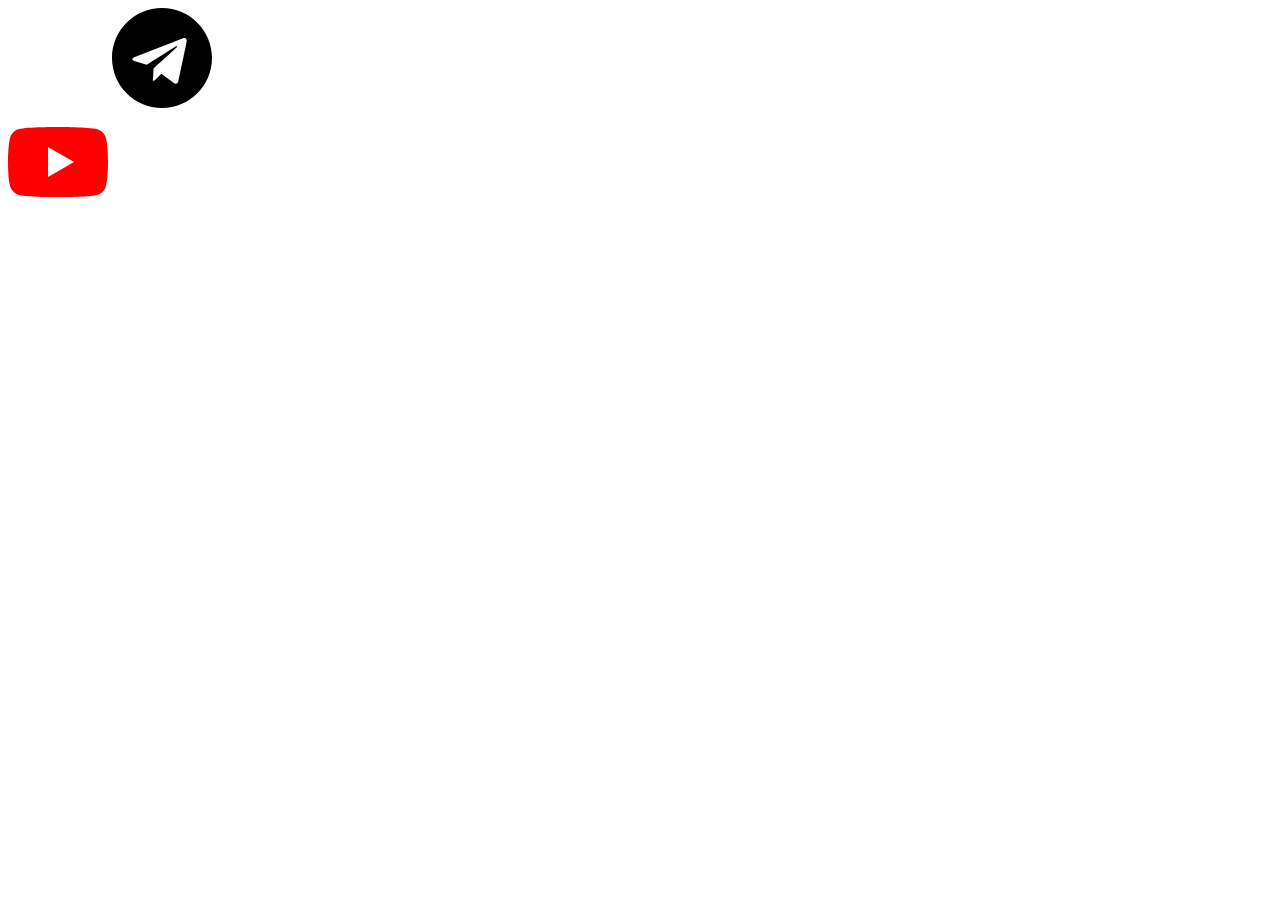
<file: lesson_12/practice/index.html>
<!DOCTYPE html>
<html lang="en">

<head>
    <meta charset="UTF-8">
    <meta name="viewport" content="width=device-width, initial-scale=1.0">
    <title>Document</title>
    <link rel="stylesheet" href="./style.css">
</head>

<body>
    <svg width="100" height="100">
        <use xlink:href="icons.svg#instagram">
    </svg>
    <svg width="100" height="100">
        <use xlink:href="icons.svg#telegram">
    </svg>
    <div></div>
    <svg id="youtube" width="100" height="100">
        <use xlink:href="icons.svg#youtube">
    </svg>
</body>

</html>
</file>
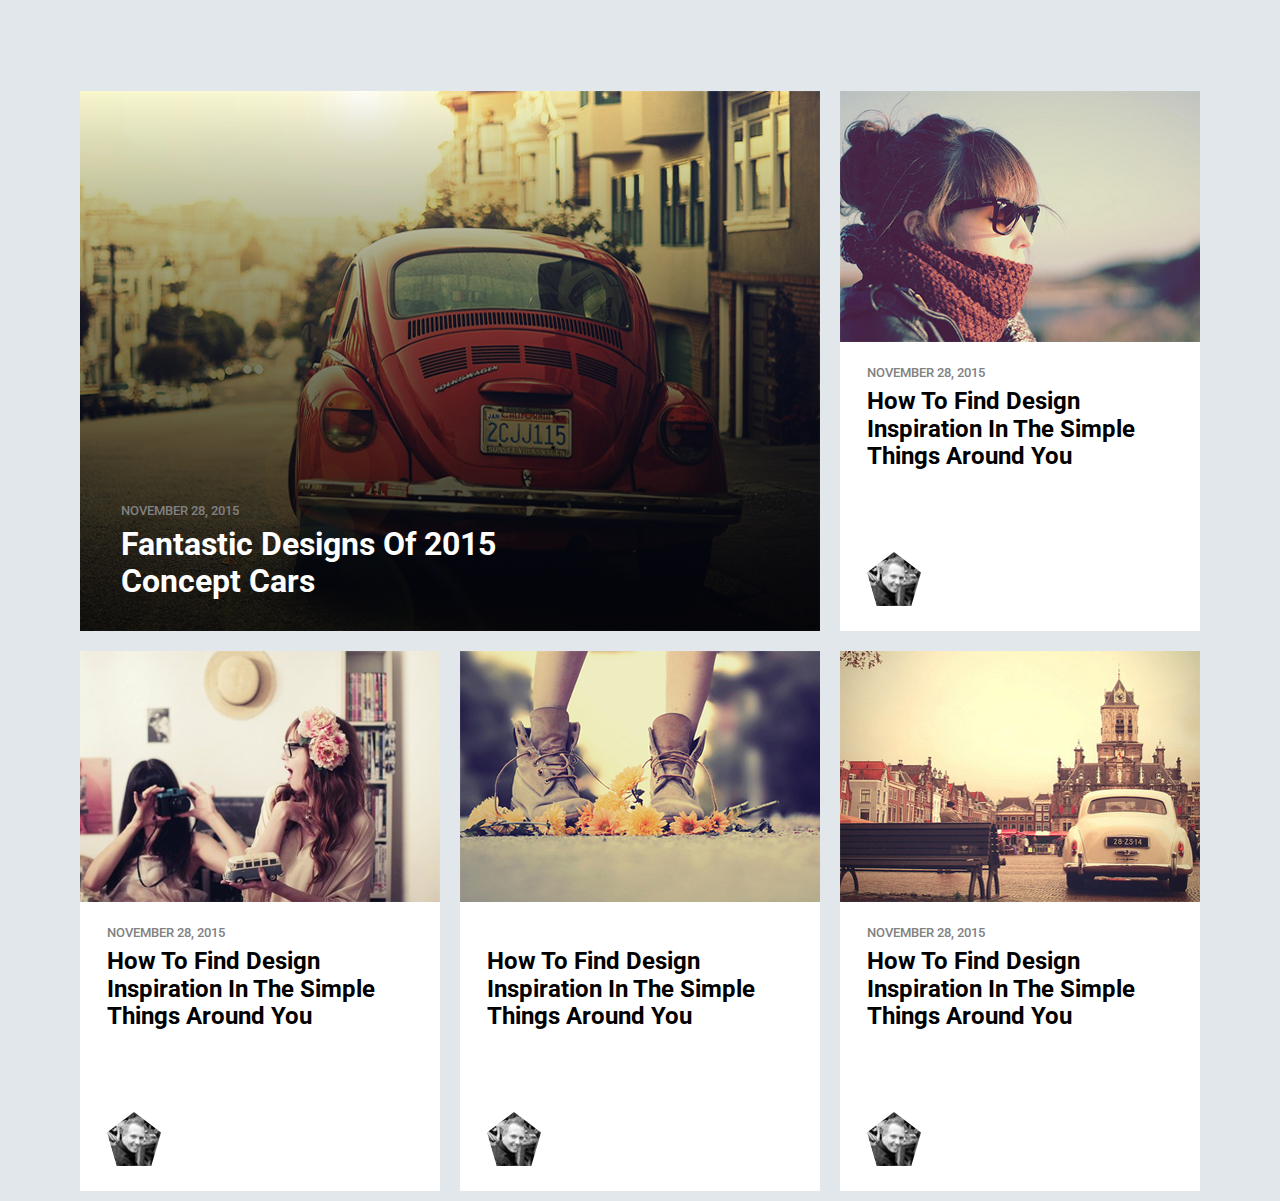
<file: lesson_18/example/index.html>
<!DOCTYPE html>
<html lang="en">

<head>
    <meta charset="UTF-8">
    <meta name="viewport" content="width=device-width, initial-scale=1.0">
    <meta http-equiv="X-UA-Compatible" content="ie=10">
    <title>Document</title>
    <link href="https://fonts.googleapis.com/css?family=Roboto:500,500i,900,900i" rel="stylesheet">
    <link rel="shortcut icon" href="favicon.ico" type="image/x-icon">
    <link rel="stylesheet" href="./css/normalize.css">
    <link rel="stylesheet" href="./css/utilities.css">
    <link rel="stylesheet" href="./css/grid.css">
    <link rel="stylesheet" href="./css/style.css">
</head>

<body>
    <div class="container pad-top">
        <div class="row">
            <div class="col-8 d-flex">
                <div class="panel-big d-flex">
                    <div class="panel-big__wrapper d-flex flex-column justify-content-end">
                        <div class="panel__date">November 28, 2015</div>
                        <h1>Fantastic Designs Of 2015
                            <br>Concept Cars</h1>
                    </div>
                </div>
            </div>
            <div class="col-4">
                <div class="panel d-flex flex-column">
                    <img src="./img/Layer-2.jpg" alt="">
                    <div class="panel__wrapper flex-grow-1 d-flex flex-column justify-content-between">
                        <div class="panel__text">
                            <div class="panel__date">November 28, 2015</div>
                            <h2>How To Find Design
                                Inspiration In The Simple
                                Things Around You</h2>
                        </div>
                        <div class="panel__autor">
                            <img src="./img/Layer-3.jpg" alt="">
                        </div>
                    </div>
                </div>
            </div>
            <div class="col-4">
                <div class="panel d-flex flex-column">
                    <img src="./img/Layer-5.jpg" alt="">
                    <div class="panel__wrapper flex-grow-1 d-flex flex-column justify-content-between">
                        <div class="panel__text">
                            <div class="panel__date">November 28, 2015</div>
                            <h2>How To Find Design
                                Inspiration In The Simple
                                Things Around You</h2>
                        </div>
                        <div class="panel__autor">
                            <img src="./img/Layer-3.jpg" alt="">
                        </div>
                    </div>
                </div>
            </div>
            <div class="col-4">
                <div class="panel d-flex flex-column">
                    <img src="./img/Layer-7.jpg" alt="">
                    <div class="panel__wrapper flex-grow-1 d-flex flex-column justify-content-between">
                        <div class="panel__text">
                            <div class="panel__date">&nbsp;</div>
                            <h2>How To Find Design
                                Inspiration In The Simple
                                Things Around You</h2>
                        </div>
                        <div class="panel__autor">
                            <img src="./img/Layer-3.jpg" alt="">
                        </div>
                    </div>
                </div>
            </div>
            <div class="col-4">
                <div class="panel d-flex flex-column">
                    <img src="./img/Layer-9.jpg" alt="">
                    <div class="panel__wrapper flex-grow-1 d-flex flex-column justify-content-between">
                        <div class="panel__text">
                            <div class="panel__date">November 28, 2015</div>
                            <h2>How To Find Design
                                Inspiration In The Simple
                                Things Around You</h2>
                        </div>
                        <div class="panel__autor">
                            <img src="./img/Layer-3.jpg" alt="">
                        </div>
                    </div>
                </div>
            </div>
        </div>
    </div>
</body>

</html>
</file>
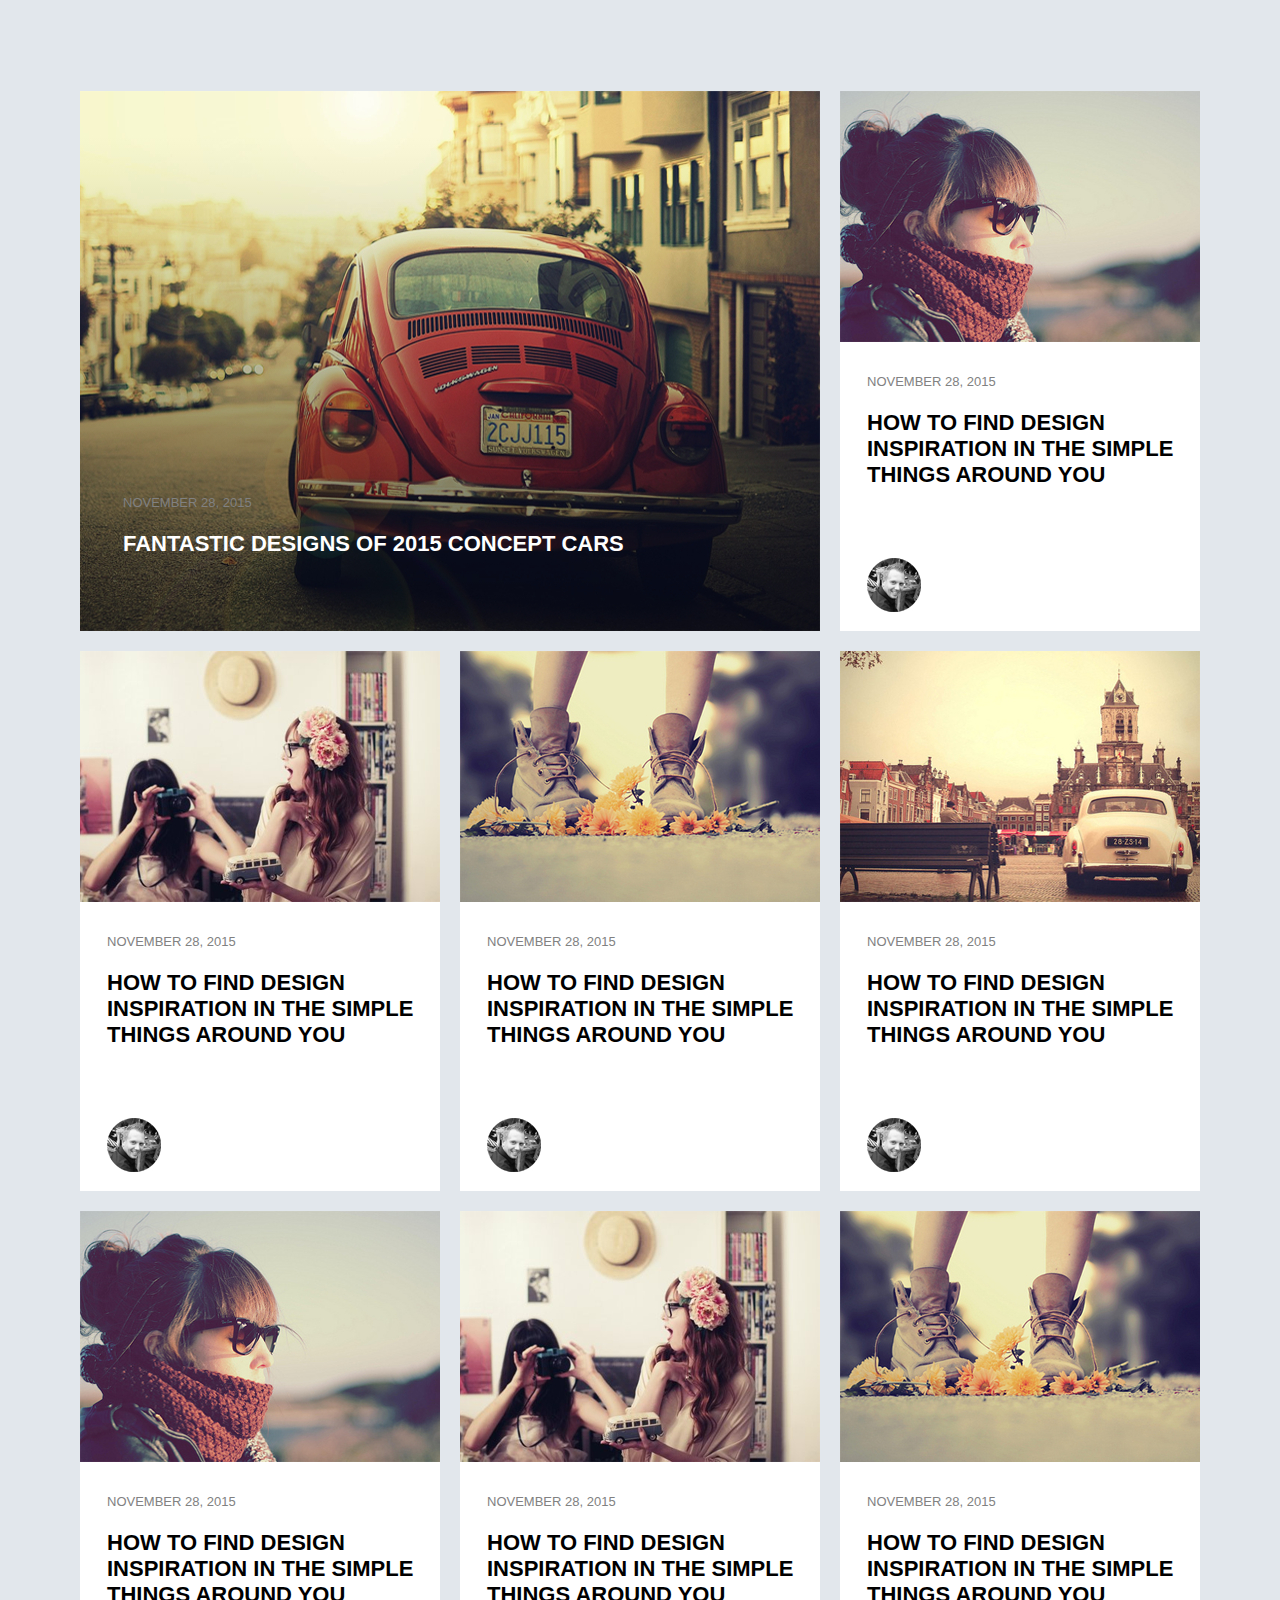
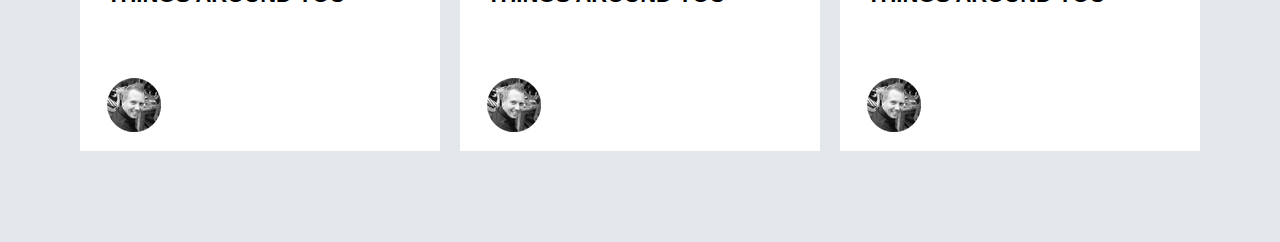
<file: lesson_5/practice/index.html>
<!DOCTYPE html>
<html lang="en">

<head>
    <meta charset="UTF-8">
    <meta name="viewport" content="width=device-width, initial-scale=1.0">
    <link rel="stylesheet" href="./styles.css">
    <title>Document</title>
</head>

<body>
    <div class="container">
        <div class="card-big">
            <p class="card-date">November 28, 2015</p>
            <h3 class="card-title">Fantastic Designs Of 2015 Concept Cars</h3>
        </div>
        <div class="card">
            <img src="./images/Layer_2.jpg" alt="">
            <div class="card-content">
                <p class="card-date">November 28, 2015</p>
                <h3 class="card-title">How To Find Design
                    Inspiration In The Simple
                    Things Around You</h3>
                <img class="card-img" src="./images/Layer_3.jpg" alt="photo">
            </div>
        </div>
        <div class="card">
            <img src="./images/Layer_5.jpg" alt="">
            <div class="card-content">
                <p class="card-date">November 28, 2015</p>
                <h3 class="card-title">How To Find Design
                    Inspiration In The Simple
                    Things Around You</h3>
                <img class="card-img" src="./images/Layer_3.jpg" alt="photo">
            </div>
        </div>
        <div class="card">
            <img src="./images/Layer_7.jpg" alt="">
            <div class="card-content">
                <p class="card-date">November 28, 2015</p>
                <h3 class="card-title">How To Find Design
                    Inspiration In The Simple
                    Things Around You</h3>
                <img class="card-img" src="./images/Layer_3.jpg" alt="photo">
            </div>
        </div>
        <div class="card">
            <img src="./images/Layer_9.jpg" alt="">
            <div class="card-content">
                <p class="card-date">November 28, 2015</p>
                <h3 class="card-title">How To Find Design
                    Inspiration In The Simple
                    Things Around You</h3>
                <img class="card-img" src="./images/Layer_3.jpg" alt="photo">
            </div>
        </div>
        <div class="card">
            <img src="./images/Layer_2.jpg" alt="">
            <div class="card-content">
                <p class="card-date">November 28, 2015</p>
                <h3 class="card-title">How To Find Design
                    Inspiration In The Simple
                    Things Around You</h3>
                <img class="card-img" src="./images/Layer_3.jpg" alt="photo">
            </div>
        </div>
        <div class="card">
            <img src="./images/Layer_5.jpg" alt="">
            <div class="card-content">
                <p class="card-date">November 28, 2015</p>
                <h3 class="card-title">How To Find Design
                    Inspiration In The Simple
                    Things Around You</h3>
                <img class="card-img" src="./images/Layer_3.jpg" alt="photo">
            </div>
        </div>
        <div class="card">
            <img src="./images/Layer_7.jpg" alt="">
            <div class="card-content">
                <p class="card-date">November 28, 2015</p>
                <h3 class="card-title">How To Find Design
                    Inspiration In The Simple
                    Things Around You</h3>
                <img class="card-img" src="./images/Layer_3.jpg" alt="photo">
            </div>
        </div>
    </div>
</body>

</html>
</file>
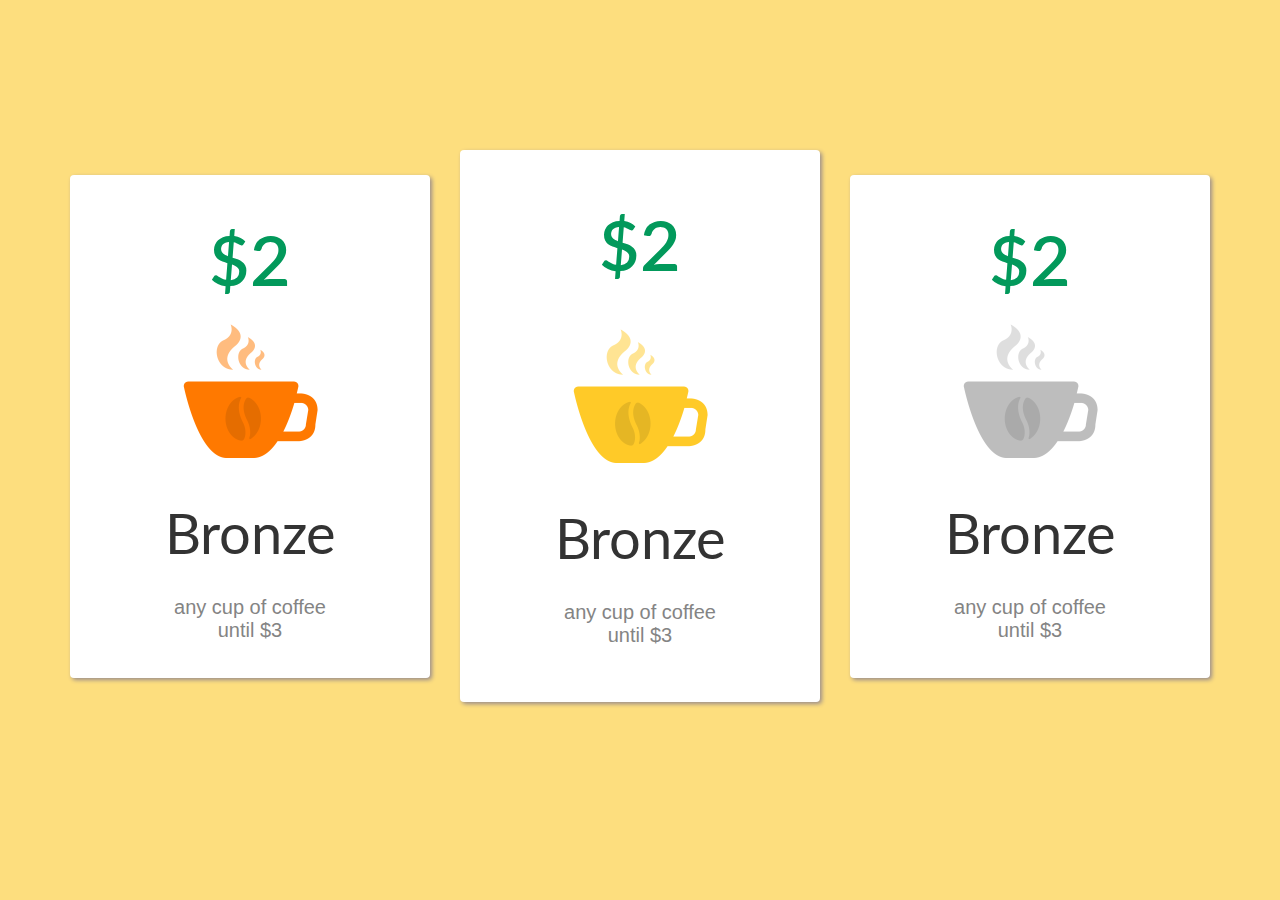
<file: lesson_6/practice/index.html>
<!DOCTYPE html>
<html lang="en">
<head>
    <meta charset="UTF-8">
    <meta name="viewport" content="width=device-width, initial-scale=1.0">
    <title>Document</title>
    <link href="https://fonts.googleapis.com/css?family=Lato:300,400,700&display=swap" rel="stylesheet">
    <link rel="stylesheet" href="./styles.css">
</head>
<body>
    <div class="container">
        <div class="item">
            <p class="price">$2</p>
            <img src="./images/1.png" alt="">
            <h3 class="title">Bronze</h3>
            <p class="descr">any cup of coffee <br>until $3</p>
        </div>
        <div class="item">
            <p class="price">$2</p>
            <img src="./images/2.png" alt="">
            <h3 class="title">Bronze</h3>
            <p class="descr">any cup of coffee <br>until $3</p>
        </div>
        <div class="item">
            <p class="price">$2</p>
            <img src="./images/3.png" alt="">
            <h3 class="title">Bronze</h3>
            <p class="descr">any cup of coffee <br>until $3</p>
        </div>
    </div>
</body>
</html>
</file>
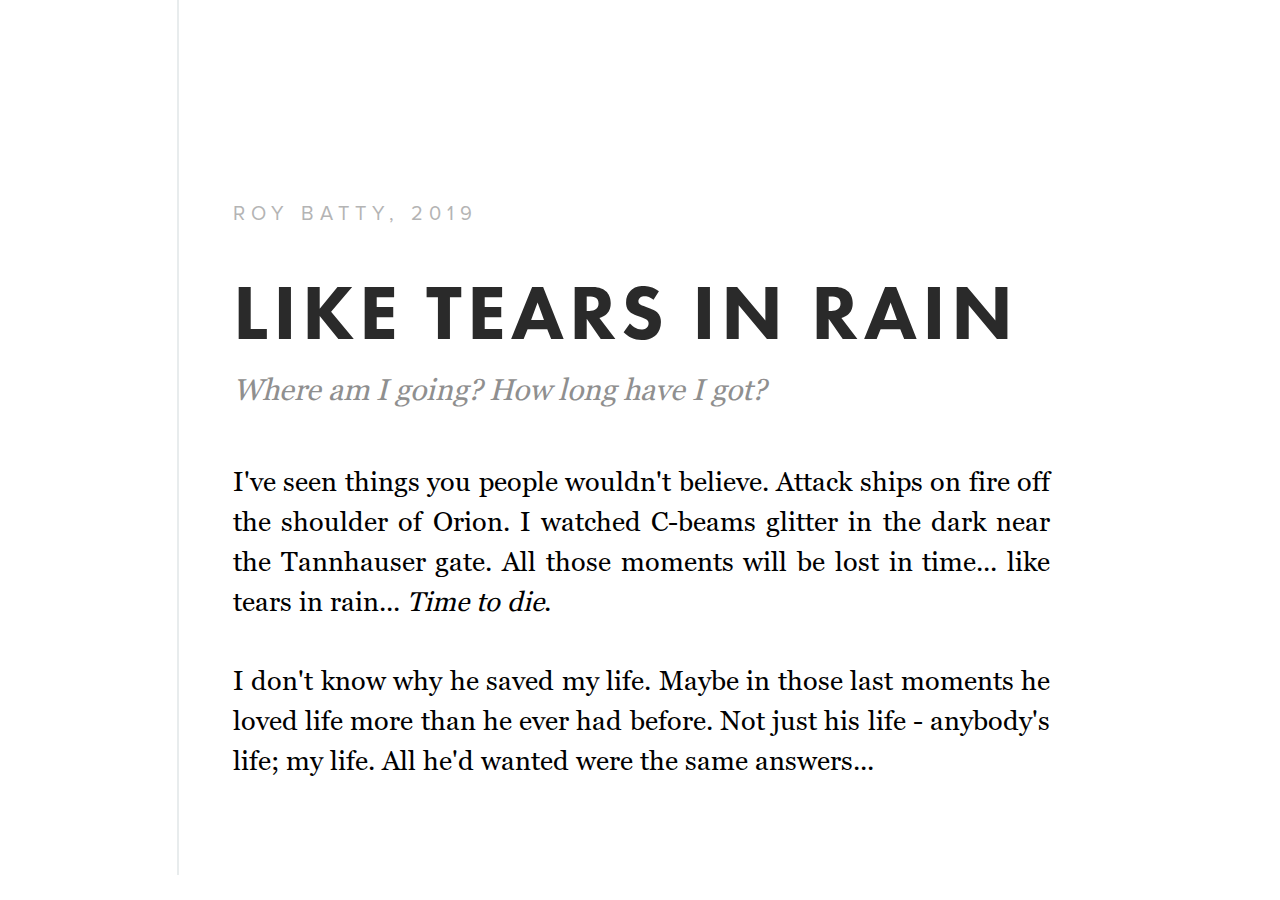
<file: lesson_7/practice/index.html>
<!DOCTYPE html>
<html lang="en">

<head>
    <meta charset="UTF-8" />
    <meta name="viewport" content="width=device-width, initial-scale=1.0" />
    <title>Document</title>
    <link rel="stylesheet" href="./styles.css">
</head>

<body>
    <div class="container">
        <article>
            <header>
                <address class="author">Roy Batty, <time pubdate datetime="2019" title="2019">2019</time></address>
                <h1>Like Tears in Rain</h1>
                <p>Where am I going? How long have I got?</p>
            </header>
            <p>I've seen things you people wouldn't believe. Attack ships on fire off the shoulder of Orion. I watched
                C-beams glitter in the dark near the Tannhauser gate. All those moments will be lost in time... like
                tears
                in rain... <i>Time to die</i>.</p>
            <p>I don't know why he saved my life. Maybe in those last moments he loved life more than he ever had
                before.
                Not
                just his life - anybody's life; my life. All he'd wanted were the same answers...</p>
        </article>
    </div>
</body>

</html>
</file>
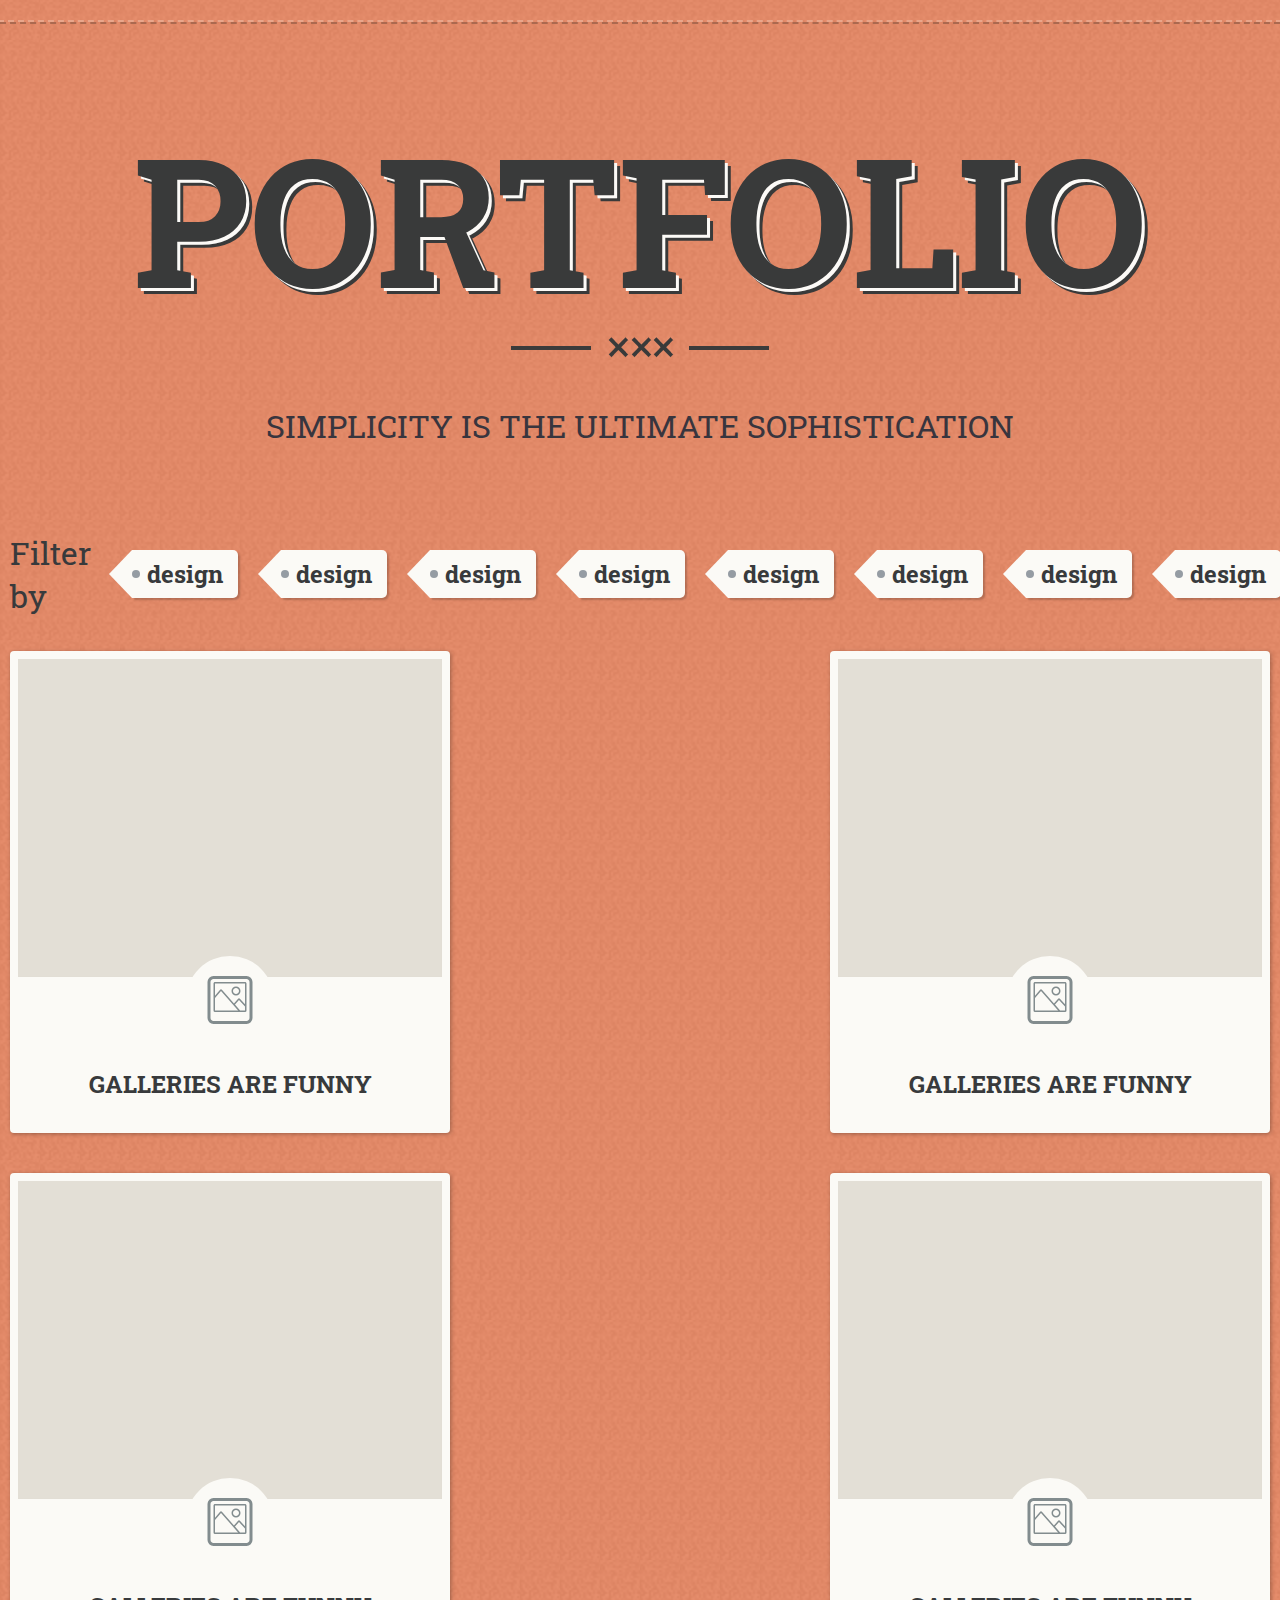
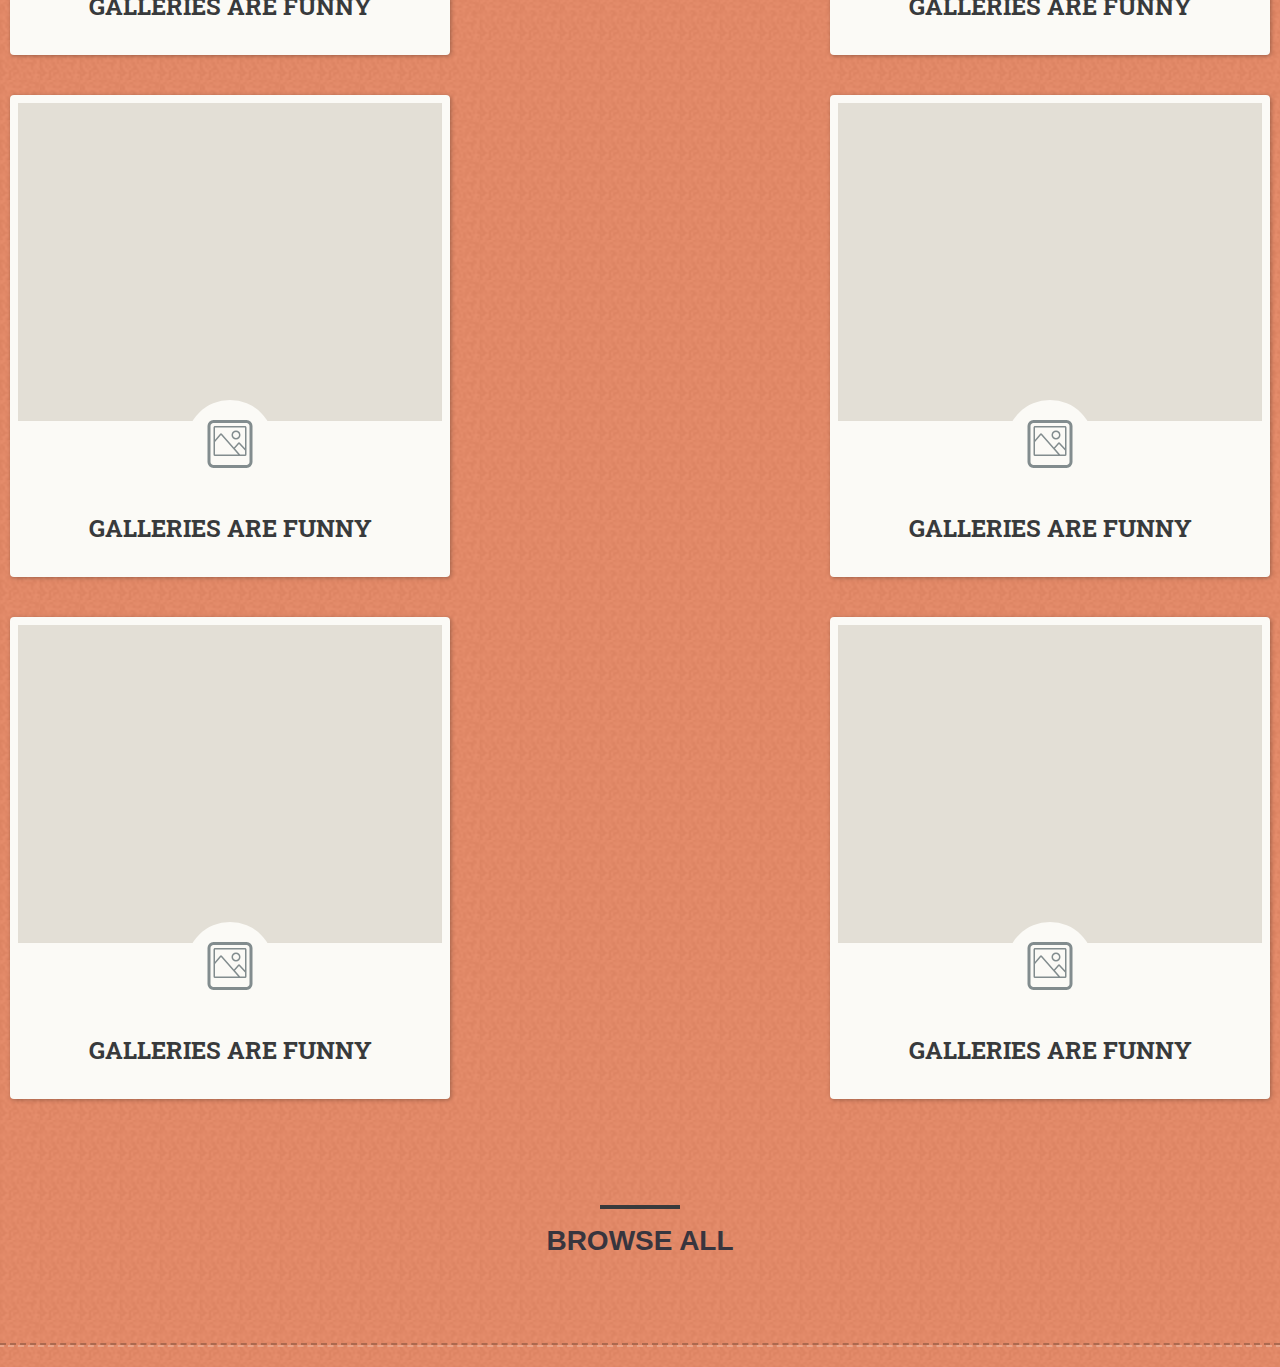
<file: lesson_8/practice/index.html>
<!DOCTYPE html>
<html lang="en">
<head>
    <meta charset="UTF-8">
    <meta name="viewport" content="width=device-width, initial-scale=1.0">
    <title>Document</title>
    <link href="https://fonts.googleapis.com/css?family=Roboto+Slab&display=swap" rel="stylesheet">
    <link rel="stylesheet" href="./styles.css">
</head>
<body>
    <div class="main-wrapper">
        <header class="header">
            <div class="container">
                <h1>Portfolio</h1>
                <p>SIMPLICITY IS THE ULTIMATE SOPHISTICATION</p>
            </div>
        </header>
       <main>
        <div class="container">
            <div class="filter">
                <p>Filter by</p>
                <ul>
                    <li>design</li>
                    <li>design</li>
                    <li>design</li>
                    <li>design</li>
                    <li>design</li>
                    <li>design</li>
                    <li>design</li>
                    <li>design</li>
                </ul>

            </div>
            <div class="gallery">
                <div class="gallery-item">
                    <img src="./images/image.jpg" alt="">
                    <div class="gallery-icon">
                        <img src="./images/photo.svg" alt="">
                    </div>
                    <h4>GALLERIES ARE FUNNY</h4>
                </div>
                <div class="gallery-item">
                    <img src="./images/image.jpg" alt="">
                    <div class="gallery-icon">
                        <img src="./images/photo.svg" alt="">
                    </div>
                    <h4>GALLERIES ARE FUNNY</h4>
                </div>
                <div class="gallery-item">
                    <img src="./images/image.jpg" alt="">
                    <div class="gallery-icon">
                        <img src="./images/photo.svg" alt="">
                    </div>
                    <h4>GALLERIES ARE FUNNY</h4>
                </div>
                <div class="gallery-item">
                    <img src="./images/image.jpg" alt="">
                    <div class="gallery-icon">
                        <img src="./images/photo.svg" alt="">
                    </div>
                    <h4>GALLERIES ARE FUNNY</h4>
                </div>
                <div class="gallery-item">
                    <img src="./images/image.jpg" alt="">
                    <div class="gallery-icon">
                        <img src="./images/photo.svg" alt="">
                    </div>
                    <h4>GALLERIES ARE FUNNY</h4>
                </div>
                <div class="gallery-item">
                    <img src="./images/image.jpg" alt="">
                    <div class="gallery-icon">
                        <img src="./images/photo.svg" alt="">
                    </div>
                    <h4>GALLERIES ARE FUNNY</h4>
                </div>
                <div class="gallery-item">
                    <img src="./images/image.jpg" alt="">
                    <div class="gallery-icon">
                        <img src="./images/photo.svg" alt="">
                    </div>
                    <h4>GALLERIES ARE FUNNY</h4>
                </div>
                <div class="gallery-item">
                    <img src="./images/image.jpg" alt="">
                    <div class="gallery-icon">
                        <img src="./images/photo.svg" alt="">
                    </div>
                    <h4>GALLERIES ARE FUNNY</h4>
                </div>
            </div>
            <div class="button-wrapper">
                <button>Browse all</button>
            </div>
        </div> 
       </main>
    </div>
</body>
</html>
</file>
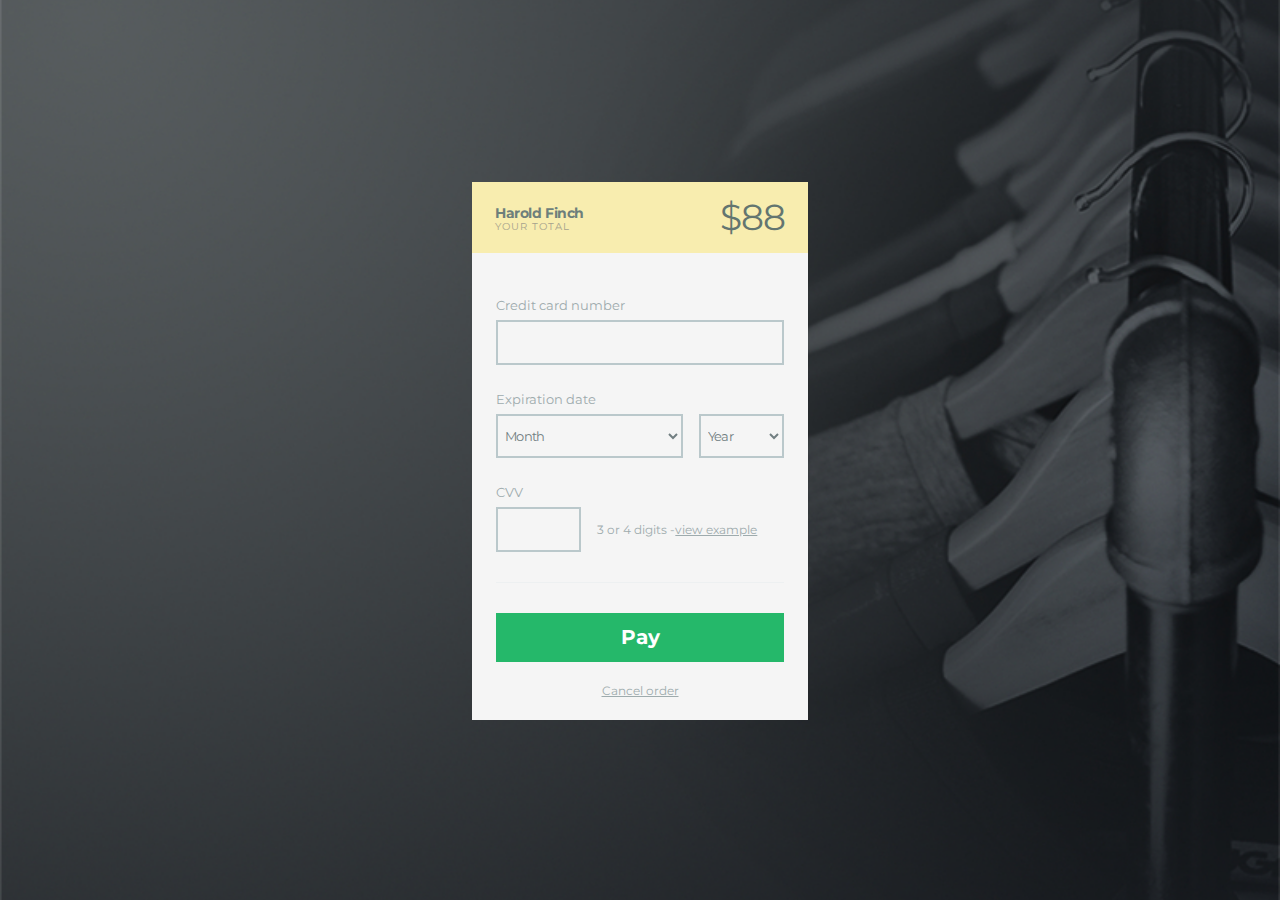
<file: lesson_10/examples/payment_form/index.html>
<!DOCTYPE html>
<html lang="en">

<head>
    <meta charset="UTF-8">
    <meta name="viewport" content="width=device-width, initial-scale=1.0">
    <meta http-equiv="X-UA-Compatible" content="ie=edge">
    <title>payment form</title>
    <link rel="shortcut icon" href="favicon.ico" type="image/x-icon">
    <link href="https://fonts.googleapis.com/css?family=Montserrat:400,700" rel="stylesheet">
    <link rel="stylesheet" href="./css/normalize.css">
    <link rel="stylesheet" href="./css/utilities.css">
    <link rel="stylesheet" href="./css/grid.css">
    <link rel="stylesheet" href="./css/style.css">
</head>

<body>
    <div class="modal">
        <div class="modal__container">
            <div class="modal__header">
                <div class="d-flex justify-content-between align-items-center">
                    <div class="modal__title">
                        <h2 class="name">Harold Finch</h2>
                        <div class="total">Your Total</div>
                    </div>
                    <div class="modal__cost">$88</div>
                </div>
            </div>
            <div class="modal__content form">
                <form action="#" method="get">
                    <div class="form__grid">
                        <div class="form__control">
                            <label for="number" class="form__label">Credit card number</label>
                            <input type="text" name="number" id="number" class="form__input" data-mask="0000 0000 0000 0000">
                        </div>
                        <div class="form__control">
                            <label for="" class="form__label">Expiration date</label>
                            <div class="row">
                                <div class="col-8">
                                    <select name="month" id="month" class="form__input form__input--select">
                                        <option value="" disabled="disabled" selected="selected" hidden>Month</option>
                                        <option value="december">december</option>
                                        <option value="october">october</option>
                                    </select>
                                </div>
                                <div class="col-4">
                                    <select name="year" id="year" class="form__input form__input--select">
                                        <option value="" disabled="disabled" selected="selected" hidden>Year</option>
                                        <option value="1990">1990</option>
                                        <option value="1991">1991</option>
                                    </select>
                                </div>
                            </div>
                        </div>
                        <div class="form__control">
                            <label for="cvv" class="form__label">CVV</label>
                            <div class="row">
                                <div class="col-4">
                                    <input class="form__input" type="password" name="cvv" id="cvv" maxlength="4" minlength="3">
                                </div>
                                <div class="col-8 d-flex">
                                    <div class="form__info">
                                        3 or 4 digits - 
                                        <a href="javascript:void(0)">view example</a>
                                    </div>
                                </div>
                            </div>
                        </div>
                    </div>
                    <hr class="form__devider">
                    <button type="submit" class="form__submit">Pay</button>
                    <a href="javascript:void(0)" class="modal__close">Cancel order</a>
                </form>
            </div>
        </div>
    </div>

    <script src="https://cdnjs.cloudflare.com/ajax/libs/jquery/3.3.1/jquery.min.js"></script>
    <script src="./plugins/jquery.mask.min.js"></script>
</body>

</html>
</file>
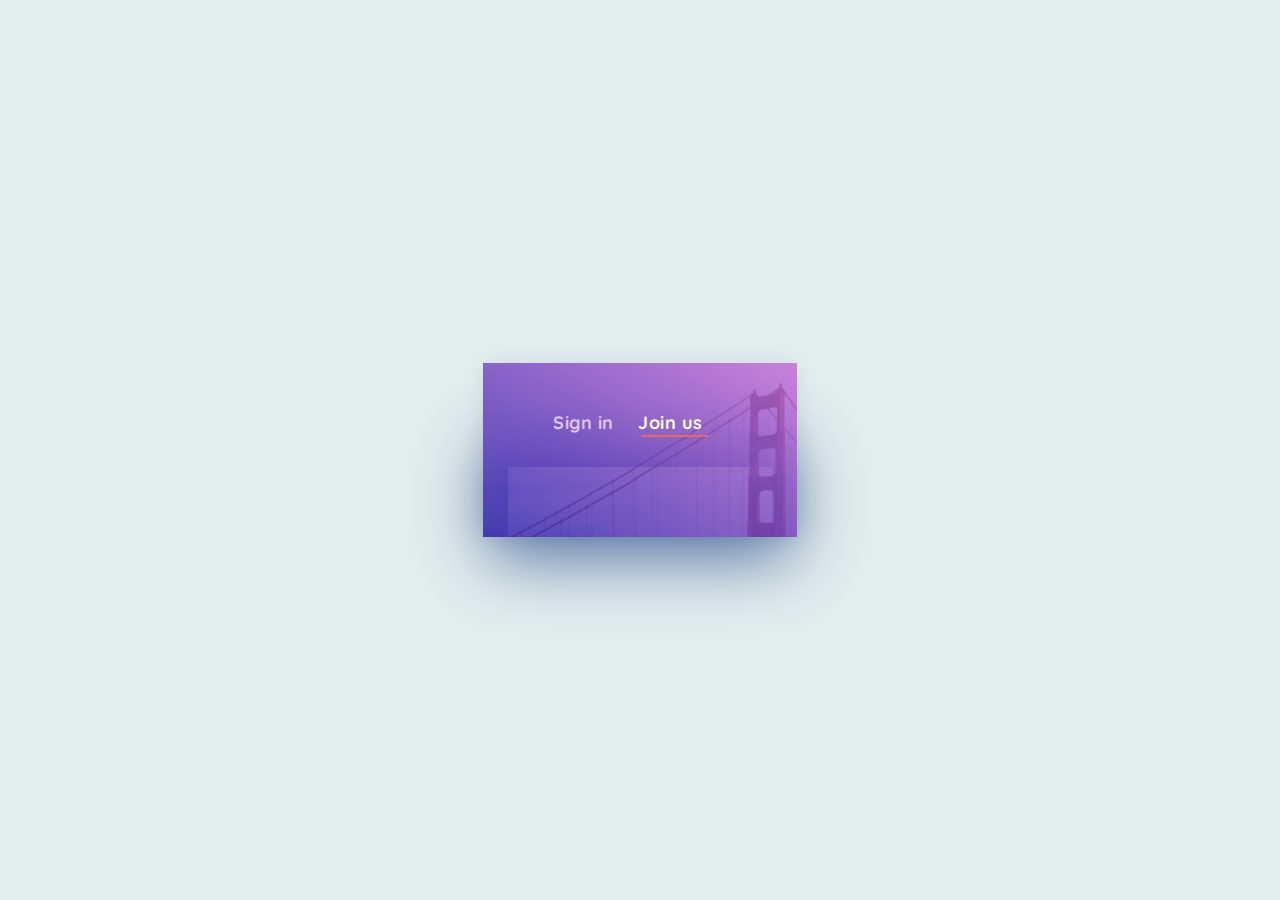
<file: lesson_10/examples/sign-in-form/index.html>
<!DOCTYPE html>
<html lang="en">

<head>
    <meta charset="UTF-8">
    <meta name="viewport" content="width=device-width, initial-scale=1.0">
    <meta http-equiv="X-UA-Compatible" content="ie=edge">
    <title>Sign in Form</title>
    <link rel="shortcut icon" href="favicon.ico" type="image/x-icon">
    <link href="https://fonts.googleapis.com/css?family=Quicksand:400,700" rel="stylesheet">
    <link rel="stylesheet" href="./css/normalize.css">
    <link rel="stylesheet" href="./css/utilities.css">
    <link rel="stylesheet" href="./css/grid.css">
    <link rel="stylesheet" href="./css/style.css">
</head>

<body>

    <div class="modal">
        <div class="modal__panel">
            <div class="tabs modal__tabs">
                <ul class="tabs__nav">
                    <li class="tabs__item">
                        <a href="#sign" class="tabs__link">Sign in</a>
                    </li>
                    <li class="tabs__item">
                        <a href="#join" class="tabs__link tabs__link--active">Join us</a>
                    </li>
                    <li class="tabs__devider"></li>
                </ul>
                <div class="tabs__body">
                    <div class="tabs__content" id="sign">
                        <form action="#" method="get">
                            <div class="form">
                                <div class="form__controls">
                                    <label class="form__label" for="Username">Username</label>
                                    <input class="form__input" minlength="3" type="text" name="Username" id="Username">
                                    <div class="form__error">error</div>
                                </div>
                                <div class="form__controls">
                                    <label class="form__label" for="Password">Password</label>
                                    <input class="form__input" required type="password" name="Password" id="Password">
                                    <div class="form__error">error</div>
                                </div>
                                <div class="form__controls form__controls--checkbox">
                                    <input checked type="checkbox" name="keep" id="keep">
                                    <label class="form__label form__label--checkbox" for="keep">
                                        <span class="form__checkbox">&#10004;</span>
                                        Keep me signed in
                                    </label>
                                </div>
                                <div class="form__controls form__controls--submit">
                                    <button type="submit" class="btn btn--primary">Sign in</button>
                                </div>
                                <div class="form__advanced d-flex justify-content-between">
                                    <a href="javascript:void(0)" class="form__link">Forgot password</a>
                                    <a href="#join" class="form__link">Create an account</a>
                                </div>
                            </div>
                        </form>
                    </div>
                    <div class="tabs__content" id="join">
                        <form action="#" method="get">
                            <div class="form">
                                <div class="form__controls">
                                    <label class="form__label" for="Username">Username</label>
                                    <input class="form__input" minlength="3" type="text" name="Username" id="Username">
                                    <div class="form__error">error</div>
                                </div>
                                <div class="form__controls">
                                    <label class="form__label" for="Password">Password</label>
                                    <input class="form__input" required type="password" name="Password" id="Password">
                                    <div class="form__error">error</div>
                                </div>
                                <div class="form__controls">
                                    <label class="form__label" for="repeat_password">Repeat password</label>
                                    <input class="form__input" required type="repeat_password" name="repeat_password"
                                        id="repeat_password">
                                    <div class="form__error">error</div>
                                </div>
                                <div class="form__controls form__controls--submit">
                                    <button type="submit" class="btn btn--primary">Join in</button>
                                </div>
                            </div>
                        </form>
                    </div>
                </div>
            </div>
        </div>
    </div>

    <script src="https://code.jquery.com/jquery-3.4.0.min.js"></script>
    <script src="./js/app.js"></script>

</body>

</html>
</file>
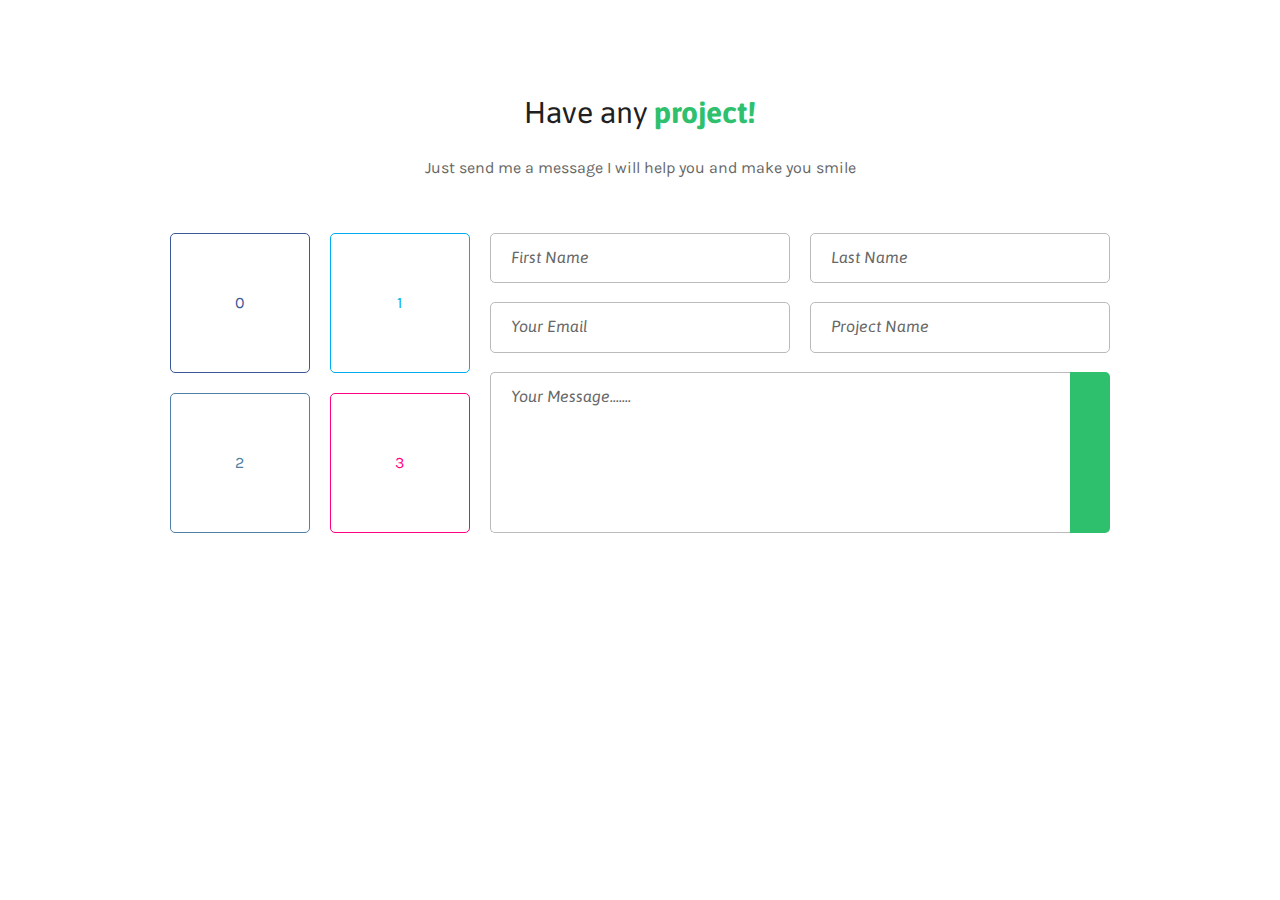
<file: lesson_11/example/dist/index.html>
<!DOCTYPE html>
<html lang="en">
  <head>
    <meta charset="UTF-8"/>
    <meta name="viewport" content="width=device-width, initial-scale=1.0"/>
    <meta http-equiv="X-UA-Compatible" content="ie=edge"/>
    <title>Document</title><link rel="stylesheet" href="https://use.fontawesome.com/releases/v5.5.0/css/all.css" integrity="sha384-B4dIYHKNBt8Bc12p+WXckhzcICo0wtJAoU8YZTY5qE0Id1GSseTk6S+L3BlXeVIU" crossorigin="anonymous">
    <link rel="stylesheet" href="./css/style.css"/>
  </head>
  <body>
    <div class="container">
      <div class="row">
        <div class="col">
          <h1 class="title">Have any <span>project!</span></h1>
          <p class="text">Just send me a message I will help you and make you smile</p>
        </div>
      </div>
      <div class="row">
        <div class="col col-4">
          <div class="row">
            <div class="col col-6"><a class="btn--facebook btn" href="javascript:void(0)">0<i class="fab fa-facebook-f"></i></a></div>
            <div class="col col-6"><a class="btn--twitter btn" href="javascript:void(0)">1<i class="fab fa-twitter"></i></a></div>
            <div class="col col-6"><a class="btn--instagram btn" href="javascript:void(0)">2<i class="fab fa-instagram"></i></a></div>
            <div class="col col-6"><a class="btn--dribbble btn" href="javascript:void(0)">3<i class="fab fa-dribbble"></i></a></div>
          </div>
        </div>
        <div class="col col-8">
          <form class="form" action="#" method="get">
            <div class="row">
              <div class="col col-6">
                <div class="form__field">
                  <input class="form__input" type="text" name="fname" placeholder="First Name"/>
                </div>
              </div>
              <div class="col col-6">
                <div class="form__field">
                  <input class="form__input" type="text" name="lname" placeholder="Last Name"/>
                </div>
              </div>
              <div class="col col-6">
                <div class="form__field">
                  <input class="form__input" type="email" name="email" placeholder="Your Email"/>
                </div>
              </div>
              <div class="col col-6">
                <div class="form__field">
                  <input class="form__input" type="text" name="pname" placeholder="Project Name"/>
                </div>
              </div>
              <div class="col col-12">
                <div class="form__field form__field--advanced">
                  <textarea class="form__input form__input--textarea" name="message" placeholder="Your Message......."></textarea>
                  <button class="form__submit" type="submit"><i class="fas fa-paper-plane"></i></button>
                </div>
              </div>
            </div>
          </form>
        </div>
      </div>
    </div>
  </body>
</html>
</file>
<file: lesson_12/practice/style.css>
#youtube {
    fill: red;
}

#youtube:hover {
    fill: green;
}
</file>
<file: lesson_18/example/css/utilities.css>
.d-flex {
    display: flex !important;
}

.d-inline-flex {
    display: inline-flex !important;
}

.flex-row {
    flex-direction: row !important;
}

.flex-column {
    flex-direction: column !important;
}

.flex-row-reverse {
    flex-direction: row-reverse !important;
}

.flex-column-reverse {
    flex-direction: column-reverse !important;
}

.flex-wrap {
    flex-wrap: wrap !important;
}

.flex-nowrap {
    flex-wrap: nowrap !important;
}

.flex-wrap-reverse {
    flex-wrap: wrap-reverse !important;
}

.flex-fill {
    flex: 1 1 auto !important;
}

.flex-grow-0 {
    flex-grow: 0 !important;
}

.flex-grow-1 {
    flex-grow: 1 !important;
}

.flex-shrink-0 {
    flex-shrink: 0 !important;
}

.flex-shrink-1 {
    flex-shrink: 1 !important;
}

.justify-content-start {
    justify-content: flex-start !important;
}

.justify-content-end {
    justify-content: flex-end !important;
}

.justify-content-center {
    justify-content: center !important;
}

.justify-content-between {
    justify-content: space-between !important;
}

.justify-content-around {
    justify-content: space-around !important;
}

.align-items-start {
    align-items: flex-start !important;
}

.align-items-end {
    align-items: flex-end !important;
}

.align-items-center {
    align-items: center !important;
}

.align-items-baseline {
    align-items: baseline !important;
}

.align-items-stretch {
    align-items: stretch !important;
}

.align-content-start {
    align-content: flex-start !important;
}

.align-content-end {
    align-content: flex-end !important;
}

.align-content-center {
    align-content: center !important;
}

.align-content-between {
    align-content: space-between !important;
}

.align-content-around {
    align-content: space-around !important;
}

.align-content-stretch {
    align-content: stretch !important;
}

.align-self-auto {
    align-self: auto !important;
}

.align-self-start {
    align-self: flex-start !important;
}

.align-self-end {
    align-self: flex-end !important;
}

.align-self-center {
    align-self: center !important;
}

.align-self-baseline {
    align-self: baseline !important;
}

.align-self-stretch {
    align-self: stretch !important;
}
</file>
<file: lesson_18/example/css/grid.css>
*, *:before, *:after {
    box-sizing: border-box;
}

.container {
    width: 100%;
    max-width: 1120px;
    margin: 0 auto;
}
.container-fluid {
    width: 100%;
}

.row {
    display: flex;
    flex-wrap: wrap;
    margin-left: -10px;
    margin-right: -10px;
}
.row.no-gutters {
    margin-left: 0;
    margin-right: 0;
}
.row.no-gutters > [class^='col'] {
    padding-left: 0;
    padding-right: 0;
}
[class^='col'] {
    flex-grow: 1;
    flex-basis: 0;
    max-width: 100%;
    padding: 10px;
}
.col-1 {
    max-width: calc((100% / 12) * 1);
    flex: 0 0 calc((100% / 12) * 1);
}
.col-2 {
    max-width: calc((100% / 12) * 2);
    flex: 0 0 calc((100% / 12) * 2);
}
.col-3 {
    max-width: calc((100% / 12) * 3);
    flex: 0 0 calc((100% / 12) * 3);
}
.col-4 {
    max-width: calc((100% / 12) * 4);
    flex: 0 0 calc((100% / 12) * 4);
}
.col-5 {
    max-width: calc((100% / 12) * 5);
    flex: 0 0 calc((100% / 12) * 5);
}
.col-6 {
    flex: 0 0 calc((100% / 12) * 6);
    max-width: calc((100% / 12) * 6);
}
.col-7 {
    max-width: calc((100% / 12) * 7);
    flex: 0 0 calc((100% / 12) * 7);
}
.col-8 {
    max-width: calc((100% / 12) * 8);
    flex: 0 0 calc((100% / 12) * 8);
}
.col-9 {
    max-width: calc((100% / 12) * 9);
    flex: 0 0 calc((100% / 12) * 9);
}
.col-10 {
    max-width: calc((100% / 12) * 10);
    flex: 0 0 calc((100% / 12) * 10);
}
.col-11 {
    max-width: calc((100% / 12) * 11);
    flex: 0 0 calc((100% / 12) * 11);
}
.col-12 {
    max-width: calc((100% / 12) * 12);
    flex: 0 0 calc((100% / 12) * 12);
}
.offset-1 {
    margin-left: calc((100% / 12) * 1);
}
.offset-2 {
    margin-left: calc((100% / 12) * 2);
}
.offset-3 {
    margin-left: calc((100% / 12) * 3);
}
.offset-4 {
    margin-left: calc((100% / 12) * 4);
}
.offset-5 {
    margin-left: calc((100% / 12) * 5);
}
.offset-6 {
    margin-left: calc((100% / 12) * 6);
}
.offset-7 {
    margin-left: calc((100% / 12) * 7);
}
.offset-8 {
    margin-left: calc((100% / 12) * 8);
}
.offset-9 {
    margin-left: calc((100% / 12) * 9);
}
.offset-10 {
    margin-left: calc((100% / 12) * 10);
}
.offset-11 {
    margin-left: calc((100% / 12) * 11);
}
</file>
<file: lesson_18/example/css/style.css>
/* styles goes here */
body {
    /* background-image: url(../psd/blog-grid.jpg); */
    /* background-position: top; */
    background-color: #e2e7ec;
    font-family: 'Roboto', sans-serif;
}

h2,
h1 {
    margin-top: 0;
}

.pad-top {
    padding-top: 81px;
}

.panel {
    background-color: white;
    width: 100%;
    min-height: 540px;
}

.panel__wrapper {
    padding: 16px 27px 25px;
}

.panel__autor {
    width: 54px;
    height: 54px;
    border-radius: 50%;
    overflow: hidden;
}

@supports (clip-path: polygon(50% 0%, 100% 38%, 82% 100%, 18% 100%, 0% 38%)) {
    .panel__autor {
        border-radius: 0;
        clip-path: polygon(50% 0%, 100% 38%, 82% 100%, 18% 100%, 0% 38%);
    }
}

.panel__date {
    color: #818181;
    font-size: 13px;
    font-weight: 500;
    line-height: 30px;
    text-transform: uppercase;
}

.panel-big {
    width: 100%;
    background-image: url(../img/Layer-8.jpg);
    background-size: cover;
    background-position: center;
    position: relative;
    color: white;
}

.panel-big:after,
.panel-big:before {
    content: '';
    display: block;
    position: absolute;
    width: 100%;
    height: 100%;
    top: 0;
    left: 0;
    background-image: linear-gradient(to top, rgba(0, 0, 0, 0.6) 0%, transparent 100%);
}

.panel-big__wrapper {
    position: relative;
    z-index: 1;
    width: 100%;
    padding: 10px 41px;
}
</file>
<file: lesson_5/practice/styles.css>
* {
  box-sizing: border-box;
}

body {
  font-family: "Hans Kendrick", sans-serif;
  background-color: #e2e7ec;
  margin: 0;
}

.container {
  width: 1120px;
  margin: 91px auto;
  display: flow-root;
}

.card-big,
.card {
  height: 540px;
  float: left;
}

.card-big {
  width: 740px;
  background: url(./images/Layer_8.jpg) no-repeat;
  padding: 404px 43px 40px 43px;
  margin-right: 20px;
}

.card-big .card-title {
  color: #fff;
}

.card {
  width: 360px;
  background-color: #fff;
}

.card:nth-child(3n + 3),
.card:nth-child(3n + 4) {
  margin-right: 20px;
}

.card:nth-child(n + 3) {
  margin-top: 20px;
}

.card-img {
  margin-top: 70px;
}

.card-content {
  padding: 28px 26px 25px 27px;
}

.card-date {
  margin: 0;
  color: #818181;
  font-size: 13px;
  text-transform: uppercase;
}

.card-title {
  margin: 21px 0 0;
  font-size: 22px;
  text-transform: uppercase;
}
</file>
<file: lesson_6/practice/styles.css>
* {
    box-sizing: border-box;
    margin: 0;
    padding: 0;
}

body {
    font-family: Lato, Helvetica, sans-serif;
    background-color: #fdde7e;
}

.container {
    background-color: #fdde7e;
    padding: 50px 30px;
    display: flex;
    align-items: center;
    width: 1200px;
    margin: 100px auto;
}

.item {
    background-color: #fff;
    border-radius: 4px;
    padding: 42px 0 36px;
    text-align: center;
    width: 360px;
    box-shadow: 2px 2px 4px 0px #998c8c;
}

.item:not(:last-child) {
    margin-right: 30px;
}

.item:nth-child(2) {
    padding: 52px 0 55px;
}

.price {
    font-size: 70px;
    color: #02995b;
    margin-bottom: 23px;
    font-weight: 600;
}

.item:nth-child(2) .price {
    margin-bottom: 43px;
}

img {
    margin-bottom: 38px;
}

.title {
    font-size: 56px;
    color: #333333;
    font-weight: 400;
    margin-bottom: 30px;
}

.descr {
    font-family: Helvetica;
    font-size: 20px;
    color: #848484; 
    font-weight: 300;
}
</file>
<file: lesson_7/practice/styles.css>
@font-face {
  font-family: "Proxima Nova";
  src: local('Proxima Nova'),
    url("/lesson_7/practice/fonts/Proxima Nova/Proxima Nova Regular.otf") format("opentype");
}

@font-face {
  font-family: "Futura PT Heavy";
  src: local('Futura Heavy'), 
    url("/lesson_7/practice/fonts/Futura/FuturaPTHeavy.otf") format("opentype");
}

@font-face {
  font-family: "Georgia Regular";
  src: local('Georgia Regular'), 
    url("/lesson_7/practice/fonts/Georgia/georgia.woff") format("woff");
}

* {
  box-sizing: border-box;
  margin: 0;
  padding: 0;
}

html {
  font-size: 62.5%;
}

body {
  font: 1.6rem 'Georgia Regular', serif;
}

.container {
  width: 1060px;
  margin: 0 auto;
  padding-left: 67px;
}

article {
  border-left: 2px solid #e8eced;
  padding: 202px 120px 55px 54px;
}

address {
  font: normal 2rem "Proxima Nova", sans-serif;
  letter-spacing: 0.6rem;
  color: #b4b4b4;
  text-transform: uppercase;
  margin-bottom: 47px;
}

h1 {
  font: 7.8rem/1 'Futura PT Heavy', sans-serif;
  letter-spacing: 0.5rem;
  text-transform: uppercase;
  color: #2a2a2a;
  margin-bottom: 21px;
}

header > p {
  font-size: 3rem;
  font-style: italic;
  color: #8f8f8f;
  margin-bottom: 55px;
}

article > p {
  font-size: 2.7rem;
  line-height: 4rem;
  text-align: justify;
  margin-bottom: 39px
}
</file>
<file: lesson_8/practice/styles.css>
* {
  box-sizing: border-box;
  margin: 0;
  padding: 0;
}

html {
  font-size: 62.5%;
}

body {
  font-family: "Roboto Slab", serif;
  background-image: url(./images/bg.png);
  margin: 0;
  padding: 22px 0;
}

.main-wrapper {
  outline: 2px dashed #e9a68b;
  border-top: 2px dashed #ab694f;
  border-bottom: 2px dashed #ab694f;
}

.container {
  max-width: 1940px;
  padding: 0 10px;
  margin: 0 auto;
}

header {
  text-align: center;
}

header h1 {
  color: #393a3a;
  text-shadow: 3px 3px 0 #fcfaf7, 6px 6px 0 #393a3a;
  font-size: 18rem;
  text-transform: uppercase;
  margin: 75px 0 67px;
  position: relative;
}

header h1:after {
  content: "";
  position: absolute;
  width: 258px;
  height: 21px;
  top: 100%;
  left: 50%;
  margin-left: -129px;
  background: url("./images/title.png") no-repeat;
}

header p {
  color: #38353e;
  font-size: 3.2rem;
  text-transform: uppercase;
}

.filter {
  margin: 84px 0 34px;
  display: flex;
  color: #383a3c;
}

.filter p {
  font-size: 32px;
  margin-right: 18px;
}

.filter ul {
  flex: 1;
  display: flex;
  align-items: center;
}

.filter li {
  font-size: 2.4rem;
  line-height: 48px;
  font-weight: 700;
  margin-right: 20px;
  margin-left: 23px;
  list-style: none;
  background-color: #fbfaf6;
  box-shadow: 2px 2px 2px rgba(0, 0, 0, 0.2);
  height: 48px;
  border-top-right-radius: 5px;
  border-bottom-right-radius: 5px;
  padding: 0 15px 0 15px;
  position: relative;
}

.filter li:before {
  content: "";
  width: 0;
  height: 0;
  position: absolute;
  right: 100%;
  top: 0;
  border-style: solid;
  border-width: 24px 23px 24px 0;
  border-color: transparent #fbfaf6 transparent transparent;
}

.filter li:after {
  content: "";
  width: 8px;
  height: 8px;
  background-color: #959ca3;
  border-radius: 50%;
  position: absolute;
  left: 0;
  top: 50%;
  margin-top: -4px;
}

.gallery {
  display: flex;
  flex-wrap: wrap;
  justify-content: space-between;
}

.gallery-item {
    flex: 0 0 440px;
    border-radius: 4px;
    background-color: #fbfaf6;
    box-shadow: 1px 1px 4px rgba(0, 0, 0, 0.3);
    padding: 8px;
    margin-bottom: 40px;
}

.gallery-icon {
    width: 88px;
    height: 88px;
    background-color: #fbfaf6;
    border-radius: 50%;
    margin: 0 auto;
    display: flex;
    align-items: center;
    justify-content: center;
    position: relative;
	top: -24px;

}

.gallery-item h4 {
    font-size: 2.4rem;
    text-transform: uppercase;
    color: #383a3c;
    text-align: center;
    margin-bottom: 25px;
}

.button-wrapper {
    margin: 86px 0;
    text-align: center;
}

.button-wrapper button {
    background-color: transparent;
    border: none;
    color: #38353e;
    font-size: 2.8rem;
    font-weight: 700;
    text-transform: uppercase;
    position: relative;
}

.button-wrapper button:before {
    content: '';
    position: absolute;
    height: 4px;
    width: 80px;
    top: -20px;
    left: 50%;
    margin-left: -40px;
    background-color: #383a3c;
}
</file>
<file: lesson_10/examples/payment_form/css/utilities.css>
.d-flex {
    display: flex !important;
}

.d-inline-flex {
    display: inline-flex !important;
}

.flex-row {
    flex-direction: row !important;
}

.flex-column {
    flex-direction: column !important;
}

.flex-row-reverse {
    flex-direction: row-reverse !important;
}

.flex-column-reverse {
    flex-direction: column-reverse !important;
}

.flex-wrap {
    flex-wrap: wrap !important;
}

.flex-nowrap {
    flex-wrap: nowrap !important;
}

.flex-wrap-reverse {
    flex-wrap: wrap-reverse !important;
}

.flex-fill {
    flex: 1 1 auto !important;
}

.flex-grow-0 {
    flex-grow: 0 !important;
}

.flex-grow-1 {
    flex-grow: 1 !important;
}

.flex-shrink-0 {
    flex-shrink: 0 !important;
}

.flex-shrink-1 {
    flex-shrink: 1 !important;
}

.justify-content-start {
    justify-content: flex-start !important;
}

.justify-content-end {
    justify-content: flex-end !important;
}

.justify-content-center {
    justify-content: center !important;
}

.justify-content-between {
    justify-content: space-between !important;
}

.justify-content-around {
    justify-content: space-around !important;
}

.align-items-start {
    align-items: flex-start !important;
}

.align-items-end {
    align-items: flex-end !important;
}

.align-items-center {
    align-items: center !important;
}

.align-items-baseline {
    align-items: baseline !important;
}

.align-items-stretch {
    align-items: stretch !important;
}

.align-content-start {
    align-content: flex-start !important;
}

.align-content-end {
    align-content: flex-end !important;
}

.align-content-center {
    align-content: center !important;
}

.align-content-between {
    align-content: space-between !important;
}

.align-content-around {
    align-content: space-around !important;
}

.align-content-stretch {
    align-content: stretch !important;
}

.align-self-auto {
    align-self: auto !important;
}

.align-self-start {
    align-self: flex-start !important;
}

.align-self-end {
    align-self: flex-end !important;
}

.align-self-center {
    align-self: center !important;
}

.align-self-baseline {
    align-self: baseline !important;
}

.align-self-stretch {
    align-self: stretch !important;
}
</file>
<file: lesson_10/examples/payment_form/css/grid.css>
*, *:before, *:after {
    box-sizing: border-box;
}

.container {
    width: 100%;
    max-width: 1170px;
    margin: 0 auto;
}
.container-fluid {
    width: 100%;
}

.row {
    display: flex;
    flex-wrap: wrap;
    margin-left: -8px;
    margin-right: -8px;
}
.row.no-gutters {
    margin-left: 0;
    margin-right: 0;
}
.row.no-gutters > [class^='col'] {
    padding-left: 0;
    padding-right: 0;
}
[class^='col'] {
    flex-grow: 1;
    flex-basis: 0;
    max-width: 100%;
    padding-left: 8px;
    padding-right: 8px;
}
.col-1 {
    max-width: calc((100% / 12) * 1);
    flex: 0 0 calc((100% / 12) * 1);
}
.col-2 {
    max-width: calc((100% / 12) * 2);
    flex: 0 0 calc((100% / 12) * 2);
}
.col-3 {
    max-width: calc((100% / 12) * 3);
    flex: 0 0 calc((100% / 12) * 3);
}
.col-4 {
    max-width: calc((100% / 12) * 4);
    flex: 0 0 calc((100% / 12) * 4);
}
.col-5 {
    max-width: calc((100% / 12) * 5);
    flex: 0 0 calc((100% / 12) * 5);
}
.col-6 {
    flex: 0 0 calc((100% / 12) * 6);
    max-width: calc((100% / 12) * 6);
}
.col-7 {
    max-width: calc((100% / 12) * 7);
    flex: 0 0 calc((100% / 12) * 7);
}
.col-8 {
    max-width: calc((100% / 12) * 8);
    flex: 0 0 calc((100% / 12) * 8);
}
.col-9 {
    max-width: calc((100% / 12) * 9);
    flex: 0 0 calc((100% / 12) * 9);
}
.col-10 {
    max-width: calc((100% / 12) * 10);
    flex: 0 0 calc((100% / 12) * 10);
}
.col-11 {
    max-width: calc((100% / 12) * 11);
    flex: 0 0 calc((100% / 12) * 11);
}
.col-12 {
    max-width: calc((100% / 12) * 12);
    flex: 0 0 calc((100% / 12) * 12);
}
.offset-1 {
    margin-left: calc((100% / 12) * 1);
}
.offset-2 {
    margin-left: calc((100% / 12) * 2);
}
.offset-3 {
    margin-left: calc((100% / 12) * 3);
}
.offset-4 {
    margin-left: calc((100% / 12) * 4);
}
.offset-5 {
    margin-left: calc((100% / 12) * 5);
}
.offset-6 {
    margin-left: calc((100% / 12) * 6);
}
.offset-7 {
    margin-left: calc((100% / 12) * 7);
}
.offset-8 {
    margin-left: calc((100% / 12) * 8);
}
.offset-9 {
    margin-left: calc((100% / 12) * 9);
}
.offset-10 {
    margin-left: calc((100% / 12) * 10);
}
.offset-11 {
    margin-left: calc((100% / 12) * 11);
}
</file>
<file: lesson_10/examples/payment_form/css/style.css>
/* styles goes here */
body {
    font-family: 'Montserrat', sans-serif;
    background-image: url(../img/bg.jpg);
    background-position: center;
    background-size: cover;
    min-height: 100vh;
}
a {
    color: currentColor;
}
a:hover {
    text-decoration: none;
}
.modal {
    position: fixed;
    top: 0;
    left: 0;
    width: 100%;
    height: 100%;
    display: flex;
    align-items: center;
    justify-content: center;
}
.modal__container {
    max-width: 336px;
    margin-top: 2px;
}
.modal__header {
    padding: 15px 23px;
    background-color: #f8edaf;
}
.modal__title {
    padding-top: 2px;
}
.modal__cost {
    color: #637570;
    font-size: 36px;
    letter-spacing: -.03em;
}
.name {
    color: #6e7f7b;
    font-size: 14px;
    font-weight: 700;
    margin: 0;
    letter-spacing: -.03em;
}
.total {
    color: #a6a28d;
    font-size: 10px;
    text-transform: uppercase;
    letter-spacing: .1em;
}
.modal__content {
    padding: 0 24px;
    background-color: #f5f5f5;
}
.form {
    padding-top: 43px;
}
.form__grid {
    display: grid;
    gap: 25px;
}
.form__label {
    color: #9eabad;
    font-size: 13px;
    font-weight: 400;
    margin-bottom: 7px;
    display: inline-block;
}
.form__input {
    background-color: #f5f5f5;
    border: 2px solid #bac8cb;
    color: #727f82;
    font-size: 13px;
    padding: 13px 7px;
    width: 100%;
}
.form__input--select {
    padding: 11px 3px;
    letter-spacing: -.05em;
}
.form__input:focus {
    border: 2px solid #82d4e7;
    outline: none;
}
.form__info {
    color: #9eabad;
    font-size: 12px;
    display: flex;
    align-items: center;
}
.form__devider {
    height: 1px;
    margin: 30px 0;
    border: none;
    background-color: #edf0f1;
}
.form__submit {
    border: none;
    cursor: pointer;
    padding: 13px 10px;
    width: 100%;
    background-color: #25b86a;
    color: white;
    font-size: 20px;
    font-weight: 700;
}
.form__submit:hover {
    background-color: #82d4e7;
}
.modal__close {
    display: block;
    text-align: center;
    color: #9eabad;
    font-family: Montserrat;
    font-size: 12px;
    padding: 22px 0;
}
</file>
<file: lesson_10/examples/sign-in-form/css/utilities.css>
.d-flex {
    display: flex !important;
}

.d-inline-flex {
    display: inline-flex !important;
}

.flex-row {
    flex-direction: row !important;
}

.flex-column {
    flex-direction: column !important;
}

.flex-row-reverse {
    flex-direction: row-reverse !important;
}

.flex-column-reverse {
    flex-direction: column-reverse !important;
}

.flex-wrap {
    flex-wrap: wrap !important;
}

.flex-nowrap {
    flex-wrap: nowrap !important;
}

.flex-wrap-reverse {
    flex-wrap: wrap-reverse !important;
}

.flex-fill {
    flex: 1 1 auto !important;
}

.flex-grow-0 {
    flex-grow: 0 !important;
}

.flex-grow-1 {
    flex-grow: 1 !important;
}

.flex-shrink-0 {
    flex-shrink: 0 !important;
}

.flex-shrink-1 {
    flex-shrink: 1 !important;
}

.justify-content-start {
    justify-content: flex-start !important;
}

.justify-content-end {
    justify-content: flex-end !important;
}

.justify-content-center {
    justify-content: center !important;
}

.justify-content-between {
    justify-content: space-between !important;
}

.justify-content-around {
    justify-content: space-around !important;
}

.align-items-start {
    align-items: flex-start !important;
}

.align-items-end {
    align-items: flex-end !important;
}

.align-items-center {
    align-items: center !important;
}

.align-items-baseline {
    align-items: baseline !important;
}

.align-items-stretch {
    align-items: stretch !important;
}

.align-content-start {
    align-content: flex-start !important;
}

.align-content-end {
    align-content: flex-end !important;
}

.align-content-center {
    align-content: center !important;
}

.align-content-between {
    align-content: space-between !important;
}

.align-content-around {
    align-content: space-around !important;
}

.align-content-stretch {
    align-content: stretch !important;
}

.align-self-auto {
    align-self: auto !important;
}

.align-self-start {
    align-self: flex-start !important;
}

.align-self-end {
    align-self: flex-end !important;
}

.align-self-center {
    align-self: center !important;
}

.align-self-baseline {
    align-self: baseline !important;
}

.align-self-stretch {
    align-self: stretch !important;
}
</file>
<file: lesson_10/examples/sign-in-form/css/grid.css>
*, *:before, *:after {
    box-sizing: border-box;
}

.container {
    width: 100%;
    max-width: 1170px;
    margin: 0 auto;
}
.container-fluid {
    width: 100%;
}

.row {
    display: flex;
    flex-wrap: wrap;
    margin-left: -15px;
    margin-right: -15px;
}
.row.no-gutters {
    margin-left: 0;
    margin-right: 0;
}
.row.no-gutters > [class^='col'] {
    padding-left: 0;
    padding-right: 0;
}
[class^='col'] {
    flex-grow: 1;
    flex-basis: 0;
    max-width: 100%;
    padding-left: 15px;
    padding-right: 15px;
}
.col-1 {
    max-width: calc((100% / 12) * 1);
    flex: 0 0 calc((100% / 12) * 1);
}
.col-2 {
    max-width: calc((100% / 12) * 2);
    flex: 0 0 calc((100% / 12) * 2);
}
.col-3 {
    max-width: calc((100% / 12) * 3);
    flex: 0 0 calc((100% / 12) * 3);
}
.col-4 {
    max-width: calc((100% / 12) * 4);
    flex: 0 0 calc((100% / 12) * 4);
}
.col-5 {
    max-width: calc((100% / 12) * 5);
    flex: 0 0 calc((100% / 12) * 5);
}
.col-6 {
    flex: 0 0 calc((100% / 12) * 6);
    max-width: calc((100% / 12) * 6);
}
.col-7 {
    max-width: calc((100% / 12) * 7);
    flex: 0 0 calc((100% / 12) * 7);
}
.col-8 {
    max-width: calc((100% / 12) * 8);
    flex: 0 0 calc((100% / 12) * 8);
}
.col-9 {
    max-width: calc((100% / 12) * 9);
    flex: 0 0 calc((100% / 12) * 9);
}
.col-10 {
    max-width: calc((100% / 12) * 10);
    flex: 0 0 calc((100% / 12) * 10);
}
.col-11 {
    max-width: calc((100% / 12) * 11);
    flex: 0 0 calc((100% / 12) * 11);
}
.col-12 {
    max-width: calc((100% / 12) * 12);
    flex: 0 0 calc((100% / 12) * 12);
}
.offset-1 {
    margin-left: calc((100% / 12) * 1);
}
.offset-2 {
    margin-left: calc((100% / 12) * 2);
}
.offset-3 {
    margin-left: calc((100% / 12) * 3);
}
.offset-4 {
    margin-left: calc((100% / 12) * 4);
}
.offset-5 {
    margin-left: calc((100% / 12) * 5);
}
.offset-6 {
    margin-left: calc((100% / 12) * 6);
}
.offset-7 {
    margin-left: calc((100% / 12) * 7);
}
.offset-8 {
    margin-left: calc((100% / 12) * 8);
}
.offset-9 {
    margin-left: calc((100% / 12) * 9);
}
.offset-10 {
    margin-left: calc((100% / 12) * 10);
}
.offset-11 {
    margin-left: calc((100% / 12) * 11);
}
</file>
<file: lesson_10/examples/sign-in-form/css/style.css>
/* styles goes here */
body {
    font-family: 'Quicksand', sans-serif;
    /* background-color: #e5eeee; */
    /* background: url('../sign-in-form.jpg') no-repeat center center; */
    min-height: 100vh;
    background-color: #e5eeee;
}

.modal {
    position: absolute;
    margin: auto;
    top: 0;
    left: 0;
    right: 0;
    bottom: 0;
    display: flex;
    align-items: center;
    justify-content: center;
    z-index: 999;
}

.modal__panel {
    max-width: 400px;
    /* height: 496px; */
    background-image: url(../img/bg-modal.jpg);
    background-size: cover;
    padding: 50px 70px;
    position: relative;
    box-shadow: 0 0 20px rgba(2, 41, 120, 0.1);
}

.modal__panel:before {
    display: block;
    content: '';
    position: absolute;
    bottom: 0;
    left: 25px;
    width: calc(100% - 50px);
    height: 70px;
    opacity: .8;
    box-shadow: 0 0 70px 20px rgba(2, 41, 120, 0.8);
}

.modal__panel:after {
    display: block;
    content: '';
    position: absolute;
    top: 0;
    left: 0;
    bottom: 0;
    right: 0;
    background-image: linear-gradient(32deg, #3023ae 0%, #c86dd7 100%);
    opacity: .8;
    z-index: 0;
}

.modal__panel>* {
    position: relative;
    z-index: 1;
}

/* .modal__tabs {

} */
/* .tabs {

} */
.tabs__nav {
    list-style: none;
    margin: 0;
    padding: 0;
    display: flex;
    position: relative;
}

.tabs__item:not(:last-child) {
    margin-right: 24px;
}

.tabs__link {
    color: #e1c2f1;
    font-size: 18px;
    font-weight: 700;
    text-decoration: none;
    letter-spacing: .03em;
}

.tabs__link:hover {
    color: #fbf6e4;
}

.tabs__link--active {
    position: relative;
    color: #fbf6e4;
}

.tabs__devider {
    display: block;
    content: '';
    position: absolute;
    bottom: -4px;
    left: 0;
    /* width: 100%; */
    height: 2px;
    background-color: #e66a64;
    transition: .3s ease;
}

.tabs__body {
    padding-top: 54px;
}

/* .tabs__content:target {
    display: block;
} */

.tabs__content:not(:target) {
    display: none;
}


/* .form {

} */
.form__label {
    color: #fbf6e4;
    font-size: 16px;
    font-weight: 700;
    letter-spacing: .02em;
    cursor: pointer;
}

.form__label--checkbox {
    font-size: 13px;
}

.form__label--checkbox:hover .form__checkbox {
    background-color: #e66a64;
}

.form__input {
    background: none;
    border: none;
    outline: none;

    width: 100%;
    border: 2px solid rgba(191, 185, 204, 0.54);
    color: white;
    margin: 7px 0 0;
    padding: 10px;
}

.form__input:focus {
    border-color: #23ae92;
}

.form__error {
    color: red;
    font-size: 12px;
    visibility: hidden;
}

.form__input:invalid+.form__error {
    visibility: visible;
}

.form__controls {
    padding-bottom: 2px;
}

.form__controls--checkbox {
    padding: 5px 0;
}

[type=checkbox] {
    width: 0;
    height: 0;
    overflow: hidden;
    position: absolute;
    opacity: 0;
}

.form__label--checkbox {
    display: flex;
    align-items: center;
    letter-spacing: .03em;
}

[type=checkbox]:checked+.form__label .form__checkbox {
    font-size: 12px;
}

[type=checkbox]:focus+.form__label .form__checkbox {
    border: 2px solid #e66a64;
}

.form__checkbox {
    width: 16px;
    height: 16px;
    background-color: #23ae92;
    display: flex;
    justify-content: center;
    align-items: center;
    margin-right: 7px;
    font-size: 0;
    border: 2px solid #23ae92;
    transition: ease .3s font-size;
}

.form__controls--submit {
    padding-top: 36px;
}

.btn {
    border: none;
    background: none;
    outline: none;
    cursor: pointer;
}

.btn--primary {
    background-color: #23ae92;
    color: #fbf6e4;
    font-size: 18px;
    font-weight: 700;
    width: 100%;
    padding: 9px;
    border: 2px solid #23ae92;
}

.btn--primary:focus {
    border: 2px solid #e66a64;
}

.btn--primary:hover {
    background-color: #e66a64;
}

.form__link {
    color: #b9b9cc;
    font-size: 13px;
    font-weight: 400;
    letter-spacing: .05em;
    text-decoration: none;
    position: relative;
}

.form__advanced {
    padding-bottom: 10px;
    padding-top: 30px;
}

.form__advanced:hover .form__link:not(:hover):after {
    transform: translateY(10px);
    opacity: 0;
}

.form__link:after {
    display: block;
    content: '';
    position: absolute;
    bottom: -5px;
    height: 1px;
    width: 100%;
    background-color: currentColor;
    pointer-events: none;
    transition: ease .3s;
    transition-property: transform, opacity;
}

@media (max-width: 667px) {
    .modal {
        padding: 15px;
    }
    .modal__panel {
        padding: 30px;
        margin-bottom: 15px;
    }
    .form__advanced {
        flex-direction: column;
    }
    .form__link {
        text-align: center;
    }
    .form__link + .form__link {
        margin-top: 15px;
    }
}

@media (orientation: landscape) and (max-width: 667px) {
    .modal {
        display: block;
        text-align: center;
    }
    .modal__panel {
        display: inline-block;
    }
}
</file>
<file: lesson_11/example/dist/css/style.css>
/*! normalize.css v8.0.0 | MIT License | github.com/necolas/normalize.css */@import url("https://fonts.googleapis.com/css?family=Asap:400,400i,700|Karla");html{line-height:1.15;-webkit-text-size-adjust:100%}body{margin:0}h1{font-size:2em;margin:0.67em 0}hr{-webkit-box-sizing:content-box;box-sizing:content-box;height:0;overflow:visible}pre{font-family:monospace, monospace;font-size:1em}a{background-color:transparent}abbr[title]{border-bottom:none;text-decoration:underline;-webkit-text-decoration:underline dotted;text-decoration:underline dotted}b,strong{font-weight:bolder}code,kbd,samp{font-family:monospace, monospace;font-size:1em}small{font-size:80%}sub,sup{font-size:75%;line-height:0;position:relative;vertical-align:baseline}sub{bottom:-0.25em}sup{top:-0.5em}img{border-style:none}button,input,optgroup,select,textarea{font-family:inherit;font-size:100%;line-height:1.15;margin:0}button,input{overflow:visible}button,select{text-transform:none}[type=button],[type=reset],[type=submit],button{-webkit-appearance:button}[type=button]::-moz-focus-inner,[type=reset]::-moz-focus-inner,[type=submit]::-moz-focus-inner,button::-moz-focus-inner{border-style:none;padding:0}[type=button]:-moz-focusring,[type=reset]:-moz-focusring,[type=submit]:-moz-focusring,button:-moz-focusring{outline:1px dotted ButtonText}fieldset{padding:0.35em 0.75em 0.625em}legend{-webkit-box-sizing:border-box;box-sizing:border-box;color:inherit;display:table;max-width:100%;padding:0;white-space:normal}progress{vertical-align:baseline}textarea{overflow:auto}[type=checkbox],[type=radio]{-webkit-box-sizing:border-box;box-sizing:border-box;padding:0}[type=number]::-webkit-inner-spin-button,[type=number]::-webkit-outer-spin-button{height:auto}[type=search]{-webkit-appearance:textfield;outline-offset:-2px}[type=search]::-webkit-search-decoration{-webkit-appearance:none}::-webkit-file-upload-button{-webkit-appearance:button;font:inherit}details{display:block}summary{display:list-item}template{display:none}[hidden]{display:none}.d-flex{display:-webkit-box!important;display:-ms-flexbox!important;display:flex!important}.d-inline-flex{display:-webkit-inline-box!important;display:-ms-inline-flexbox!important;display:inline-flex!important}.flex-row{-webkit-box-orient:horizontal!important;-webkit-box-direction:normal!important;-ms-flex-direction:row!important;flex-direction:row!important}.flex-column{-webkit-box-orient:vertical!important;-webkit-box-direction:normal!important;-ms-flex-direction:column!important;flex-direction:column!important}.flex-row-reverse{-webkit-box-orient:horizontal!important;-webkit-box-direction:reverse!important;-ms-flex-direction:row-reverse!important;flex-direction:row-reverse!important}.flex-column-reverse{-webkit-box-orient:vertical!important;-webkit-box-direction:reverse!important;-ms-flex-direction:column-reverse!important;flex-direction:column-reverse!important}.flex-wrap{-ms-flex-wrap:wrap!important;flex-wrap:wrap!important}.flex-nowrap{-ms-flex-wrap:nowrap!important;flex-wrap:nowrap!important}.flex-wrap-reverse{-ms-flex-wrap:wrap-reverse!important;flex-wrap:wrap-reverse!important}.flex-fill{-webkit-box-flex:1!important;-ms-flex:1 1 auto!important;flex:1 1 auto!important}.flex-grow-0{-webkit-box-flex:0!important;-ms-flex-positive:0!important;flex-grow:0!important}.flex-grow-1{-webkit-box-flex:1!important;-ms-flex-positive:1!important;flex-grow:1!important}.flex-shrink-0{-ms-flex-negative:0!important;flex-shrink:0!important}.flex-shrink-1{-ms-flex-negative:1!important;flex-shrink:1!important}.justify-content-start{-webkit-box-pack:start!important;-ms-flex-pack:start!important;justify-content:flex-start!important}.justify-content-end{-webkit-box-pack:end!important;-ms-flex-pack:end!important;justify-content:flex-end!important}.justify-content-center{-webkit-box-pack:center!important;-ms-flex-pack:center!important;justify-content:center!important}.justify-content-between{-webkit-box-pack:justify!important;-ms-flex-pack:justify!important;justify-content:space-between!important}.justify-content-around{-ms-flex-pack:distribute!important;justify-content:space-around!important}.align-items-start{-webkit-box-align:start!important;-ms-flex-align:start!important;align-items:flex-start!important}.align-items-end{-webkit-box-align:end!important;-ms-flex-align:end!important;align-items:flex-end!important}.align-items-center{-webkit-box-align:center!important;-ms-flex-align:center!important;align-items:center!important}.align-items-baseline{-webkit-box-align:baseline!important;-ms-flex-align:baseline!important;align-items:baseline!important}.align-items-stretch{-webkit-box-align:stretch!important;-ms-flex-align:stretch!important;align-items:stretch!important}.align-content-start{-ms-flex-line-pack:start!important;align-content:flex-start!important}.align-content-end{-ms-flex-line-pack:end!important;align-content:flex-end!important}.align-content-center{-ms-flex-line-pack:center!important;align-content:center!important}.align-content-between{-ms-flex-line-pack:justify!important;align-content:space-between!important}.align-content-around{-ms-flex-line-pack:distribute!important;align-content:space-around!important}.align-content-stretch{-ms-flex-line-pack:stretch!important;align-content:stretch!important}.align-self-auto{-ms-flex-item-align:auto!important;align-self:auto!important}.align-self-start{-ms-flex-item-align:start!important;align-self:flex-start!important}.align-self-end{-ms-flex-item-align:end!important;align-self:flex-end!important}.align-self-center{-ms-flex-item-align:center!important;align-self:center!important}.align-self-baseline{-ms-flex-item-align:baseline!important;align-self:baseline!important}.align-self-stretch{-ms-flex-item-align:stretch!important;align-self:stretch!important}*,:after,:before{-webkit-box-sizing:border-box;box-sizing:border-box}.container{max-width:960px;padding:0 10px;margin:0 auto;width:100%}.row{margin:0 -10px;display:-webkit-box;display:-ms-flexbox;display:flex;-ms-flex-wrap:wrap;flex-wrap:wrap}.row.no-gutters{margin-left:0;margin-right:0}.row.no-gutters>.col,.row.no-gutters>[class*=col-]{padding-right:0;padding-left:0}.col{padding:0 10px;-webkit-box-flex:1;-ms-flex:1;flex:1;position:relative;width:100%;min-height:1px}.col-1{-webkit-box-flex:0;-ms-flex:0 0 calc(100% / 12 * 1);flex:0 0 calc(100% / 12 * 1);max-width:calc(100% / 12 * 1)}.col-2{-webkit-box-flex:0;-ms-flex:0 0 calc(100% / 12 * 2);flex:0 0 calc(100% / 12 * 2);max-width:calc(100% / 12 * 2)}.col-3{-webkit-box-flex:0;-ms-flex:0 0 calc(100% / 12 * 3);flex:0 0 calc(100% / 12 * 3);max-width:calc(100% / 12 * 3)}.col-4{-webkit-box-flex:0;-ms-flex:0 0 calc(100% / 12 * 4);flex:0 0 calc(100% / 12 * 4);max-width:calc(100% / 12 * 4)}.col-5{-webkit-box-flex:0;-ms-flex:0 0 calc(100% / 12 * 5);flex:0 0 calc(100% / 12 * 5);max-width:calc(100% / 12 * 5)}.col-6{-webkit-box-flex:0;-ms-flex:0 0 calc(100% / 12 * 6);flex:0 0 calc(100% / 12 * 6);max-width:calc(100% / 12 * 6)}.col-7{-webkit-box-flex:0;-ms-flex:0 0 calc(100% / 12 * 7);flex:0 0 calc(100% / 12 * 7);max-width:calc(100% / 12 * 7)}.col-8{-webkit-box-flex:0;-ms-flex:0 0 calc(100% / 12 * 8);flex:0 0 calc(100% / 12 * 8);max-width:calc(100% / 12 * 8)}.col-9{-webkit-box-flex:0;-ms-flex:0 0 calc(100% / 12 * 9);flex:0 0 calc(100% / 12 * 9);max-width:calc(100% / 12 * 9)}.col-10{-webkit-box-flex:0;-ms-flex:0 0 calc(100% / 12 * 10);flex:0 0 calc(100% / 12 * 10);max-width:calc(100% / 12 * 10)}.col-11{-webkit-box-flex:0;-ms-flex:0 0 calc(100% / 12 * 11);flex:0 0 calc(100% / 12 * 11);max-width:calc(100% / 12 * 11)}.col-12{-webkit-box-flex:0;-ms-flex:0 0 100%;flex:0 0 100%;max-width:100%}.offset-1{margin-left:calc(100% / 12 * 1)}.offset-1{margin-left:calc(100% / 12 * 1)}.offset-2{margin-left:calc(100% / 12 * 2)}.offset-3{margin-left:calc(100% / 12 * 3)}.offset-4{margin-left:calc(100% / 12 * 4)}.offset-5{margin-left:calc(100% / 12 * 5)}.offset-6{margin-left:calc(100% / 12 * 6)}.offset-7{margin-left:calc(100% / 12 * 7)}.offset-8{margin-left:calc(100% / 12 * 8)}.offset-9{margin-left:calc(100% / 12 * 9)}.offset-10{margin-left:calc(100% / 12 * 10)}.offset-11{margin-left:calc(100% / 12 * 11)}.btn{width:100%;display:-webkit-box;display:-ms-flexbox;display:flex;-webkit-box-align:center;-ms-flex-align:center;align-items:center;-webkit-box-pack:center;-ms-flex-pack:center;justify-content:center;border:1px solid currentColor;border-radius:5px;position:relative;text-decoration:none;color:#666;margin-bottom:20px;cursor:pointer}.btn:before{padding-top:100%;content:'';display:block}.btn:hover{color:white}.btn:focus{border-width:3px;outline:none}.btn i{font-size:55px}.btn--facebook{color:#3b5998}.btn--facebook:hover{background-color:#3b5998;border-color:#3b5998}.btn--twitter{color:#00aced}.btn--twitter:hover{background-color:#00aced;border-color:#00aced}.btn--instagram{color:#517fa4}.btn--instagram:hover{background-color:#517fa4;border-color:#517fa4}.btn--dribbble{color:#ff0084}.btn--dribbble:hover{background-color:#ff0084;border-color:#ff0084}.form__field{margin-bottom:19px}.form__field--advanced{display:-webkit-box;display:-ms-flexbox;display:flex;-webkit-box-align:stretch;-ms-flex-align:stretch;align-items:stretch}.form__input{background-color:transparent;width:100%;padding:15px 20px;border:1px solid #bababa;border-radius:5px}.form__input:focus{border-color:#2ec06c;outline:none}.form__input::-webkit-input-placeholder{color:#666;font-family:'Asap', sans-serif;font-size:16px;font-style:italic;line-height:1}.form__input::-moz-placeholder{color:#666;font-family:'Asap', sans-serif;font-size:16px;font-style:italic;line-height:1}.form__input:-ms-input-placeholder{color:#666;font-family:'Asap', sans-serif;font-size:16px;font-style:italic;line-height:1}.form__input--textarea{min-height:161px;border-right:none;resize:none;border-top-right-radius:0;border-bottom-right-radius:0}.form__submit{border:none;cursor:pointer;max-width:40px;min-width:40px;background-color:#2ec06c;border-radius:0px 5px 5px 0px;color:white}.form__submit:hover{background-color:#1a6e3e}.title{text-align:center;font-family:'Asap', sans-serif;font-size:30px;line-height:1;color:#202020;font-weight:400;margin:0;padding-top:97px;padding-bottom:26px}.title span{color:#2ec06c;font-weight:700}.text{text-align:center;margin:0;padding-bottom:50px}body{background-position:top;background-repeat:no-repeat;font-family:'Karla', sans-serif;color:#666;font-size:16px;font-weight:400;line-height:30px}
/*# sourceMappingURL=style.css.map */
</file>
